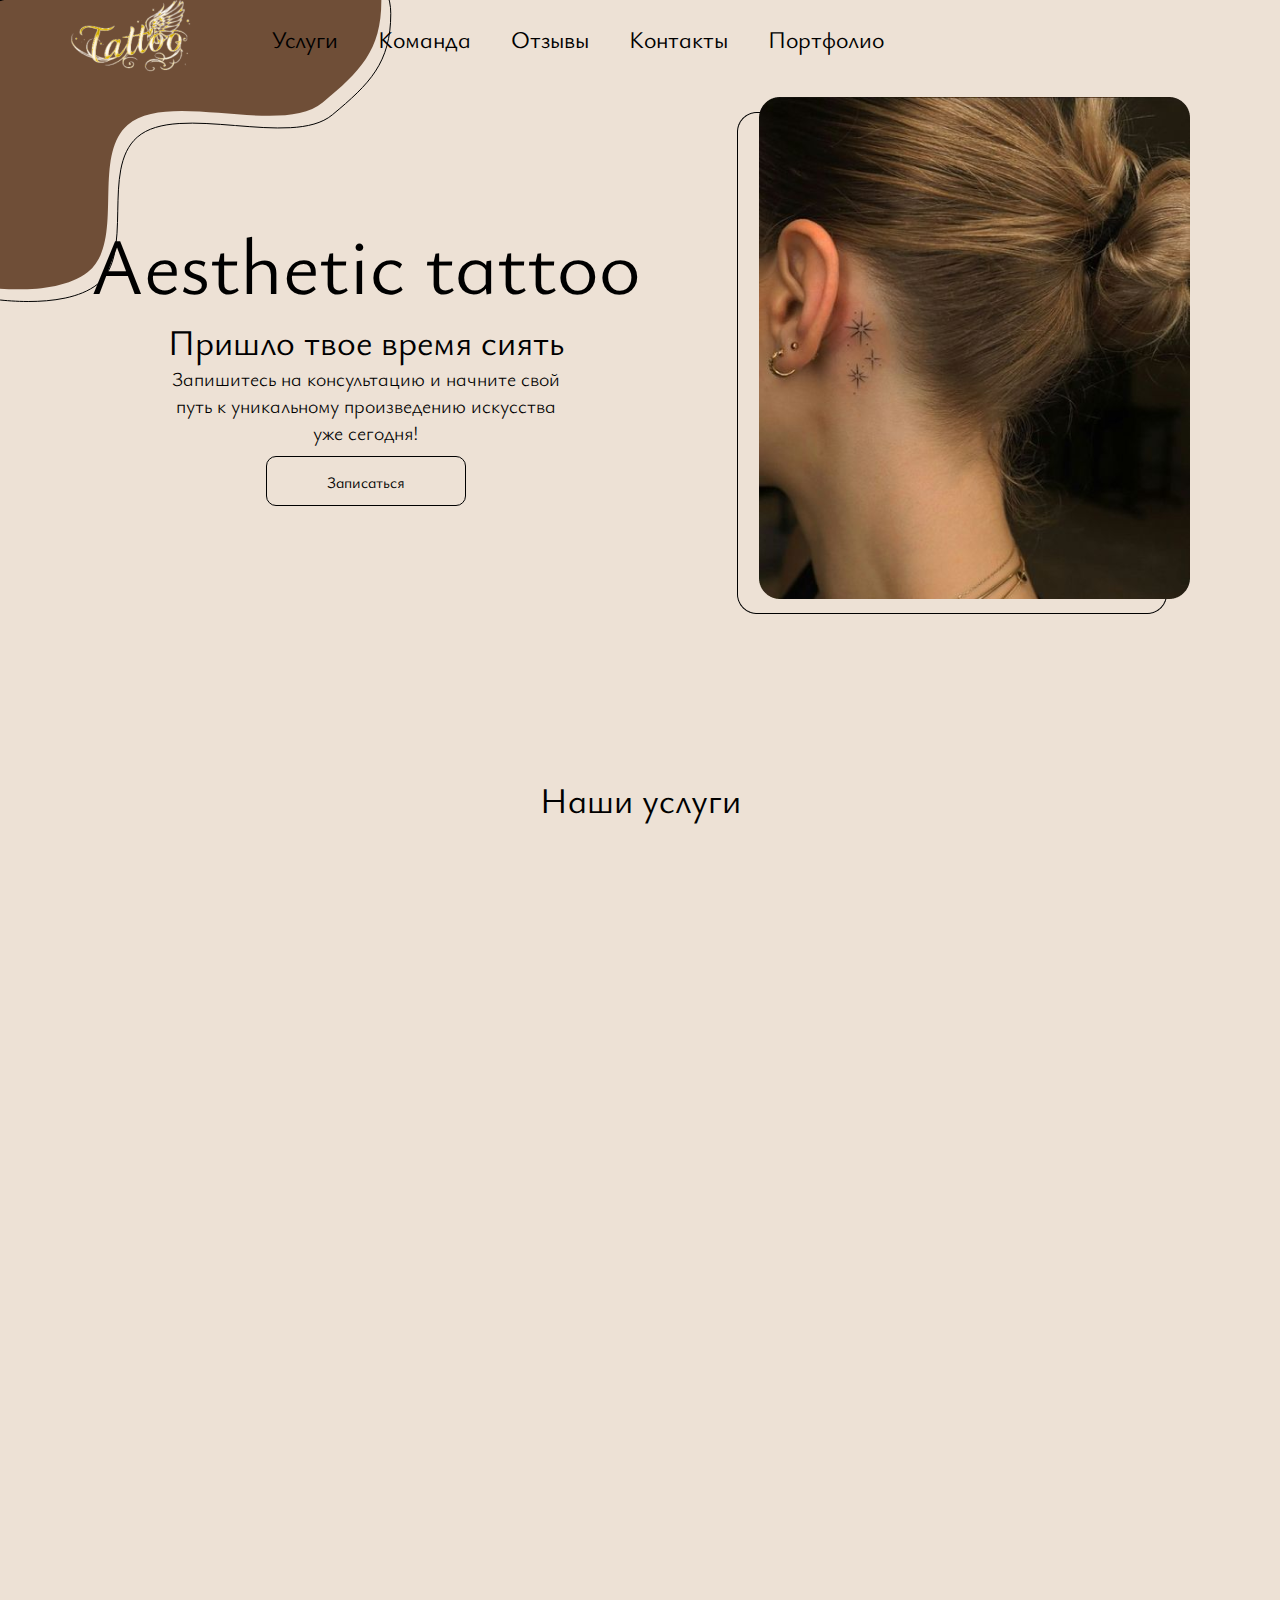
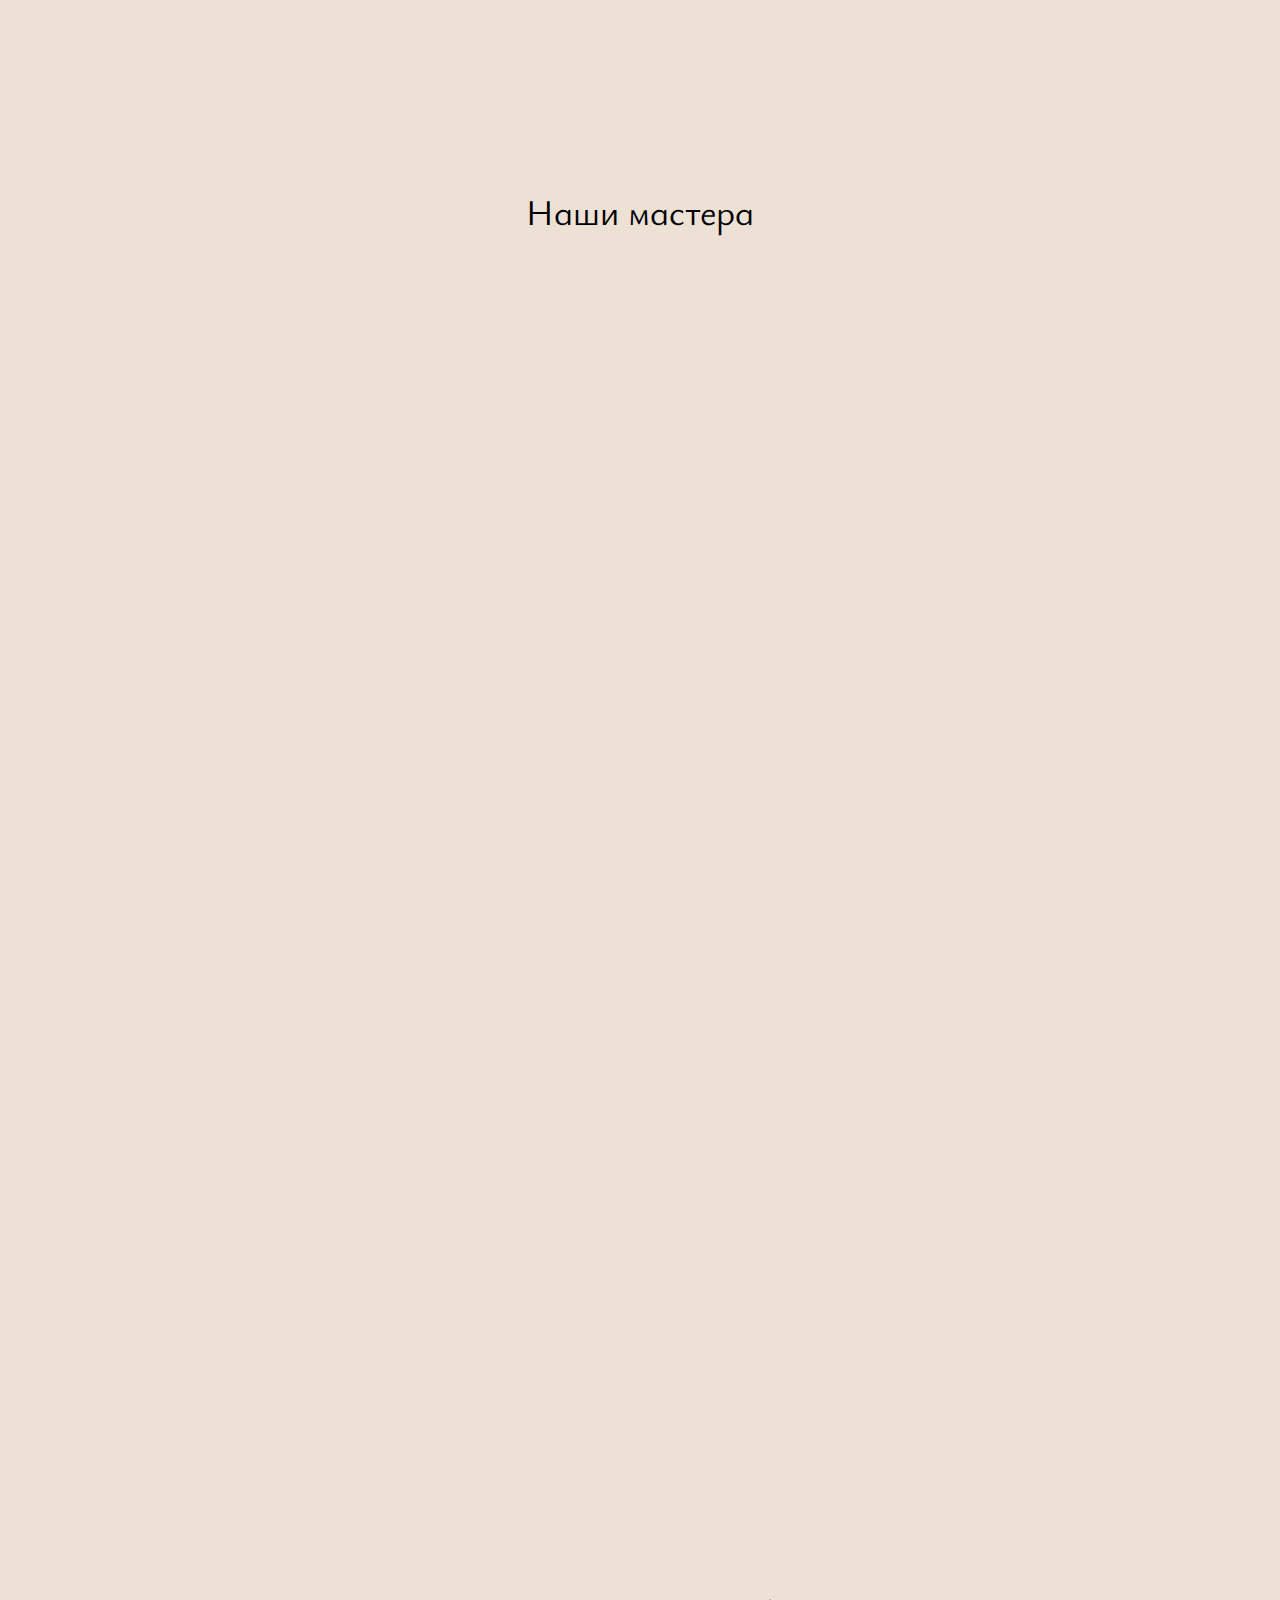
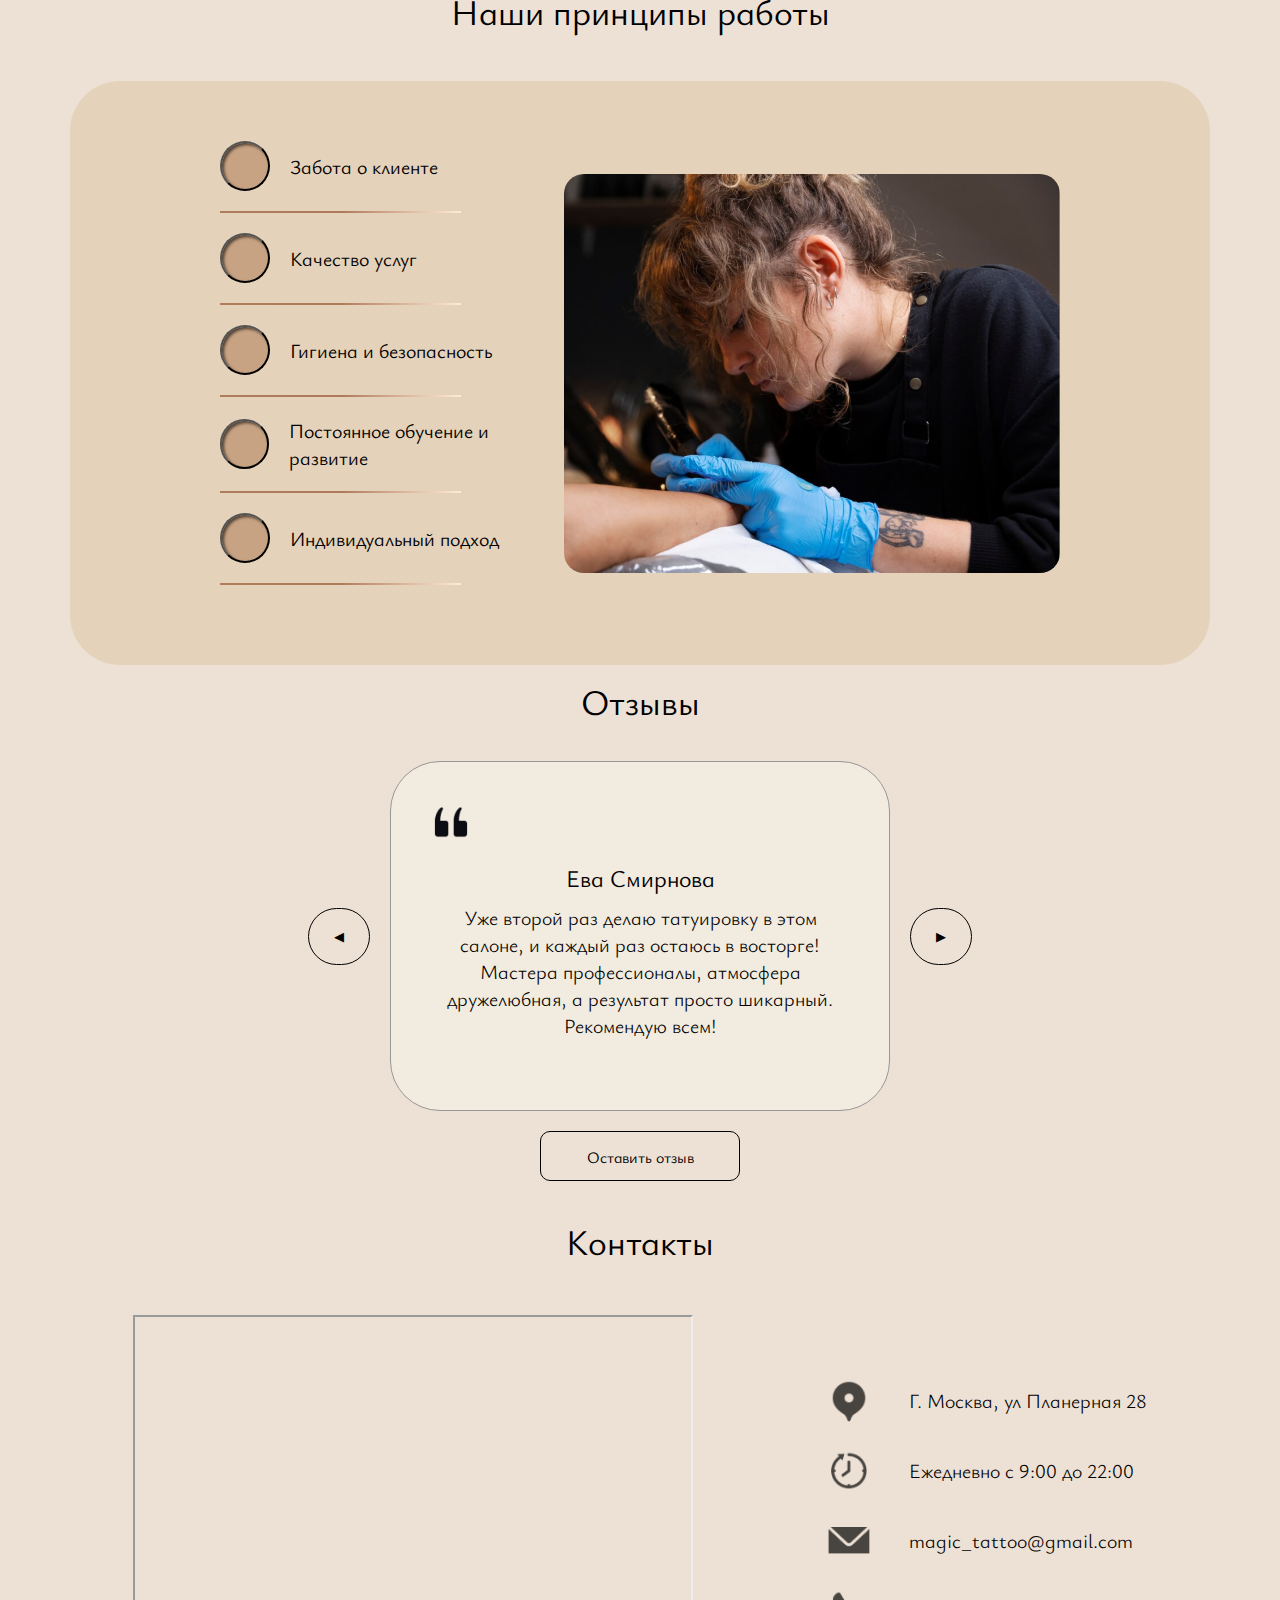
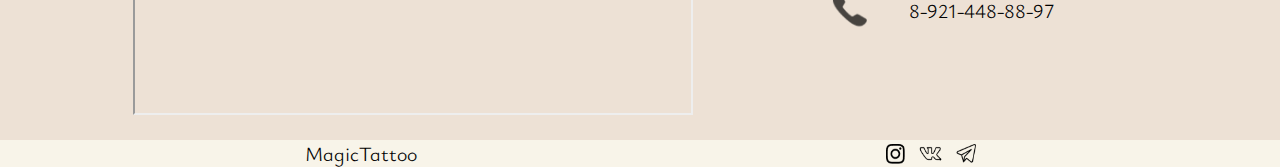
<file: index.html>
<!DOCTYPE html>
<html lang="en">

<head>
    <meta charset="UTF-8">
    <meta name="viewport" content="width=device-width, initial-scale=1.0">
    <title>Главная</title>
    <link rel="stylesheet" href="style.css">
</head>

<body>

    <section id="cover">
        <div class="detail_img">
            <img src="./images/detail.svg" alt="detail">
        </div>
        <div class="container">
            <header>
                <div class="burger">
                    <div class="logo">
                        <img src="./images/logo.png" alt="logotip">
                    </div>
                    <button class="burger-menu" onclick="toggleMenu()">☰</button>
                </div>

                <!-- Панель бургер-меню -->
                <div class="sidebar" id="sidebar">
                    <button class="close-button" onclick="toggleMenu()">✕</button>
                    <ul class="sidebar-menu">
                        <li><a href="#our_services">Услуги</a></li>
                        <li><a href="#our_masters">Команда</a></li>
                        <li><a href="#reviews">Отзывы</a></li>
                        <li><a href="#contacts">Контакты</a></li>
                        <li><a href="portfolio.html">Портфолио</a></li>
                    </ul>

                    <div class="sidebar-chat">
                        <div class="chat-header">Чат с нами</div>
                        <div class="chat-messages">
                            <p>Здравствуйте! Чем могу помочь?</p>
                        </div>
                        <input type="text" class="chat-input" placeholder="Ваш вопрос...">
                    </div>
                    <div class="sidebar-contacts">
                        <p>Телефон: 8-921-448-88-97</p>
                    </div>
                    <a href="registration.html" class="button sidebar-button">Записаться</a>

                    <div class="sidebar-footer">
                        <img src="./images/Group 26.png" alt="footer-icons">
                    </div>
                </div>
                <nav class="desktop-nav">
                    <ul>
                        <li class="menu"><a href="#our_services">Услуги</a></li>
                        <li class="menu"><a href="#our_masters">Команда</a></li>
                        <li class="menu"><a href="#reviews">Отзывы</a></li>
                        <li class="menu"><a href="#contacts">Контакты</a></li>
                        <li class="menu"><a href="portfolio.html">Портфолио</a></li>
                    </ul>
                </nav>

            </header>



            <div class="cover">
                <div class="coverDescription">
                    <div class="text-content">
                        <h1>Aesthetic tattoo</h1>
                        <h2>Пришло твое время сиять</h2>
                        <p>Запишитесь на консультацию и начните свой<br>путь к уникальному произведению искусства<br>уже
                            сегодня!</p>
                        <a href="registration.html" class="button">Записаться</a>
                    </div>
                    <div class="desktop_cover_image">
                        <img src="./images/foto1.png" alt="cover_foto">
                    </div>
                </div>
            </div>
        </div>
    </section>



    <section id="our_services">
        <div class="container">
            <div class="services">
                <h3>Наши услуги</h3>
                <div class="row">
                    <div class="service-item fade-in">
                        <img src="./images/about_1.png" alt="">
                        <hr class="divider1">
                        <p>Пирсинг</p>
                        <a href="more_detail4.html" class="button">Подробнее</a>
                    </div>
                    <div class="service-item fade-in">
                        <img src="./images/about_2.png" alt="">
                        <hr class="divider1">
                        <p>Снятие татуировки</p>
                        <a href="more_detail2.html" class="button">Подробнее</a>
                    </div>
                    <div class="service-item fade-in">
                        <img src="./images/about_3.png" alt="">
                        <hr class="divider1">
                        <p>Нанесение татуировки</p>
                        <a href="more_detail3.html" class="button">Подробнее</a>
                    </div>
                </div>
                <div class="row">
                    <div class="service-item fade-in">
                        <img src="./images/about_1.png" alt="">
                        <hr class="divider1">
                        <p>Консультация</p>
                        <a href="more_details.html" class="button">Подробнее</a>
                    </div>
                    <div class="service-item fade-in">
                        <img src="./images/about_2.png" alt="">
                        <hr class="divider1">
                        <p>Коррекция татуировки</p>
                        <a href="more_detail5.html" class="button">Подробнее</a>
                    </div>
                    <div class="service-item fade-in">
                        <img src="./images/about_3.png" alt="">
                        <hr class="divider1">
                        <p>Разработка эскизов</p>
                        <a href="more_detail6.html" class="button">Подробнее</a>
                    </div>
                </div>
            </div>
        </div>
    </section>

    <section id="our_masters">
        <div class="container">
            <h3>Наши мастера</h3>
            <div class="masters">
                <div class="master_1 fade-in">
                    <img src="./images/masters.png" alt="master1" class="master-image1">
                    <div class="master-info">
                        <h4>Марина Петрова</h4>
                        <h5>Тату-мастер</h5>
                        <p>Меня зовут Марина, и я профессиональный<br> тату мастер. Моя страсть — создавать<br>
                            уникальные и
                            значимые произведения<br> искусства на коже, которые отражают<br> индивидуальность каждого
                            клиента.
                        </p>
                        <a href="portfolio.html#portfolio_maria" class="button">Портфолио</a>
                    </div>
                </div>
                <div class="master_2 fade-in">
                    <div class="master-info">
                        <h4>Катерина Иванова</h4>
                        <h5>Тату-мастер</h5>
                        <p>Привет! Я Катерина, профессиональный<br> тату мастер. Моя цель — создать для вас<br>
                            татуировку,
                            которая станет частью вашей<br> истории. Мои татуировки отличаются<br> яркими цветами и
                            детальной
                            проработкой.
                        </p>
                        <a href="portfolio.html#portfolio_katerina" class="button">Портфолио</a>
                    </div>
                    <img src="./images/masters.png" alt="master1" class="master-image2">
                </div>
                <div class="master_1 fade-in">
                    <img src="./images/masters.png" alt="master1" class="master-image1">
                    <div class="master-info">
                        <h4>София Кузнецова</h4>
                        <h5>Пирсер</h5>
                        <p>Я София, мастер пирсинга.<br>Мой опыт — это гарантия качественного<br> и безопасного
                            пирсинга. Я
                            работаю в<br> различных стилях и всегда учитываю<br> пожелания клиентов.
                        </p>
                        <a href="portfolio.html#portfolio_sofia" class="button">Портфолио</a>
                    </div>
                </div>
            </div>
        </div>
    </section>

    <section id="work">
        <div class="container">
            <div class="title">
                <h3>Наши принципы работы</h3>
            </div>
            <div class="work_cont">
                <div class="work-content">
                    <div class="button-container">
                        <button class="btn btn-primary dropdown-button" onclick="toggleDropdown('content1')"></button>
                        <span class="button-text">Забота о клиенте</span>
                    </div>
                    <div id="content1" class="dropdown-content">
                        <p>В нашем тату-салоне мы придаем большое значение заботе о каждом клиенте. Мы понимаем, что
                            процесс нанесения татуировки может вызывать волнение, поэтому наши мастера всегда готовы
                            ответить на ваши вопросы и предложить индивидуальный подход.</p>
                    </div>
                    <hr class="divider">
                    <div class="button-container">
                        <button class="btn btn-primary dropdown-button" onclick="toggleDropdown('content2')"></button>
                        <span class="button-text">Качество услуг</span>
                    </div>
                    <div id="content2" class="dropdown-content">
                        <p>Наши мастера — это опытные профессионалы, которые используют только современные техники и
                            оборудование. Каждая татуировка создается с учетом ваших пожеланий и индивидуальных
                            особенностей.</p>
                    </div>
                    <hr class="divider">
                    <div class="button-container">
                        <button class="btn btn-primary dropdown-button" onclick="toggleDropdown('content3')"></button>
                        <span class="button-text">Гигиена и безопасность</span>
                    </div>
                    <div id="content3" class="dropdown-content">
                        <p>Мы строго соблюдаем все нормы стерильности: используем одноразовые инструменты, дезинфицируем
                            рабочие поверхности и следим за чистотой помещения.</p>
                    </div>
                    <hr class="divider">
                    <div class="button-container">
                        <button class="btn btn-primary dropdown-button" onclick="toggleDropdown('content4')"></button>
                        <span class="button-text">Постоянное обучение и развитие</span>
                    </div>
                    <div id="content4" class="dropdown-content">
                        <p>Регулярные тренинги и мастер-классы помогают нам быть в курсе последних тенденций в мире
                            татуировок и обеспечивать нашим клиентам самые актуальные и качественные услуги. Мы
                            стремимся к совершенству в каждой детали.</p>
                    </div>
                    <hr class="divider">
                    <div class="button-container">
                        <button class="btn btn-primary dropdown-button" onclick="toggleDropdown('content5')"></button>
                        <span class="button-text">Индивидуальный подход</span>
                    </div>
                    <div id="content5" class="dropdown-content">
                        <p>Мы учитываем ваши предпочтения, стиль жизни и личные пожелания, чтобы создать татуировку,
                            которая будет отражать вашу индивидуальность.</p>
                    </div>
                    <hr class="divider">
                </div>
                <img src="./images/work.png" alt="" class="work-image">
            </div>
        </div>
    </section>






    <section id="reviews">
        <div class="container">
            <h3>Отзывы</h3>

            <div class="reviews-container">

                <button class="nav-button" id="prevButton">◀</button>

                <div class="review" id="review1">
                    <div class="review-content">
                        <img src="./images/Quote Left.png" alt="">
                        <h6>Ева Смирнова</h6>
                        <p>Уже второй раз делаю татуировку в этом салоне, и каждый раз остаюсь в восторге! Мастера
                            профессионалы, атмосфера дружелюбная, а результат просто шикарный. Рекомендую всем!</p>
                    </div>
                </div>

                <div class="review" id="review2" style="display: none;">
                    <div class="review-content">
                        <img src="./images/Quote Left.png" alt="">
                        <h6>Ксения Ваниловна</h6>
                        <p>Сделала пирсинг уха и осталась очень довольна! Мастер был внимателен и аккуратен, всё
                            объяснил и
                            помог выбрать украшение. Обязательно вернусь за новой татуировкой!</p>
                    </div>
                </div>

                <div class="review" id="review3" style="display: none;">
                    <div class="review-content">
                        <img src="./images/Quote Left.png" alt="">
                        <h6>Анастасия Кузнецова</h6>
                        <p>Тату-салон с отличной репутацией! Здесь работают настоящие художники. Я пришёл с идеей, и они
                            помогли её реализовать на высшем уровне. Очень рекомендую!</p>
                    </div>
                </div>

                <div class="review" id="review4" style="display: none;">
                    <div class="review-content">
                        <img src="./images/Quote Left.png" alt="">
                        <h6>Дарья Соколова</h6>
                        <p>Пирсинг в этом салоне — это не просто процедура, а целый ритуал! Внимательное отношение и
                            профессионализм мастеров сделали мой опыт комфортным и приятным. Спасибо за классный
                            результат!
                        </p>
                    </div>
                </div>
                <button class="nav-button" id="nextButton">▶</button>
            </div>

            <div class="leave-review-container">
                <a href="reviews_2.html" class="button">Оставить отзыв</a>
            </div>
        </div>
    </section>






    <section id="contacts">

        <div class="container">
            <h3>Контакты</h3>
            <div class="contacts_all">
                <div style="position:relative;overflow:hidden;"><a
                        href="https://yandex.ru/maps/213/moscow/?utm_medium=mapframe&utm_source=maps"
                        style="color:#eee;font-size:12px;position:absolute;top:0px;"></a><a
                        href="https://yandex.ru/maps/213/moscow/house/planernaya_ulitsa_12/Z04YcgRnS0IGQFtvfXR3cXlgYA==/?ll=37.437340%2C55.860565&utm_medium=mapframe&utm_source=maps&z=18.15"
                        style="color:#eee;font-size:12px;position:absolute;top:14px;">
                    </a><iframe
                        src="https://yandex.ru/map-widget/v1/?ll=37.437340%2C55.860565&mode=search&ol=geo&ouri=ymapsbm1%3A%2F%2Fgeo%3Fdata%3DCgg1Njc4ODU4MBI90KDQvtGB0YHQuNGPLCDQnNC-0YHQutCy0LAsINCf0LvQsNC90LXRgNC90LDRjyDRg9C70LjRhtCwLCAxMiIKDcS_FUIVMHFfQg%2C%2C&z=18.15"
                        width="560" height="400" frameborder="1" allowfullscreen="true"
                        style="position:relative;"></iframe>
                </div>

                <div class="contacts_description">
                    <div class="contact_item">
                        <img src="./images/Location.png" alt="">
                        <p>Г. Москва, ул Планерная 28</p>
                    </div>
                    <div class="contact_item">
                        <img src="./images/Future.png" alt="">
                        <p>Ежедневно с 9:00 до 22:00</p>
                    </div>
                    <div class="contact_item">
                        <img src="./images/Email.png" alt="">
                        <p>magic_tattoo@gmail.com</p>
                    </div>
                    <div class="contact_item">
                        <img src="./images/Phone.png" alt="">
                        <p>8-921-448-88-97</p>
                    </div>
                </div>

            </div>
        </div>
    </section>


    <section id="footer">
        <footer>
            <div class="container">
                <div class="footer_desc">
                    <p>MagicTattoo</p>
                    <img src="./images/Group 26.png" alt="">

                </div>

            </div>



        </footer>
    </section>

    <script>
        document.addEventListener("DOMContentLoaded", function () {
            const fadeElements = document.querySelectorAll('.fade-in');

            function checkFade() {
                fadeElements.forEach(element => {
                    const elementTop = element.getBoundingClientRect().top;
                    const windowHeight = window.innerHeight;

                    if (elementTop < windowHeight - 100) {
                        element.classList.add('active');
                    } else {
                        element.classList.remove('active');
                    }
                });
            }

            window.addEventListener('scroll', checkFade);
            window.addEventListener('resize', checkFade);

            checkFade();
        });

    </script>
    <script>
        function toggleMenu() {
            const sidebar = document.getElementById('sidebar');
            sidebar.classList.toggle('active');
        }
    </script>

    <script>
        function toggleMenu() {
            const menu = document.getElementById('mobileMenu');
            menu.classList.toggle('active');
        }
        document.addEventListener('click', function (event) {
            const sidebar = document.getElementById('sidebar');
            const burgerMenu = document.querySelector('.burger-menu');

            if (!sidebar.contains(event.target) && !burgerMenu.contains(event.target)) {
                sidebar.classList.remove('active');
            }
        });
    </script>


    <script>
        function toggleDropdown(id) {
            const content = document.getElementById(id);
            if (content.style.display === "block") {
                content.style.display = "none";
            } else {
                content.style.display = "block";
            }
        }
    </script>




    <script>
        let currentReview = 0;
        const reviews = document.querySelectorAll('.review');

        function updateReviews() {
            reviews.forEach(review => {
                review.style.display = 'none';
            });

            reviews[currentReview].style.display = 'block';
        }

        document.getElementById('prevButton').addEventListener('click', () => {
            if (currentReview > 0) {
                currentReview--;
                updateReviews();
            }
        });

        document.getElementById('nextButton').addEventListener('click', () => {
            if (currentReview < reviews.length - 1) {
                currentReview++;
                updateReviews();
            }
        });

        updateReviews();
    </script>
    <script>
        function toggleMenu() {
            const sidebar = document.getElementById('sidebar');
            sidebar.classList.toggle('active');
        }
    </script>
    <script>
        const chatInput = document.querySelector('.chat-input');
        const chatMessages = document.querySelector('.chat-messages');

        chatInput.addEventListener('keypress', (e) => {
            if (e.key === 'Enter') {
                const userMessage = chatInput.value;
                chatMessages.innerHTML += `<p><strong>Вы:</strong> ${userMessage}</p>`;
                chatInput.value = '';

                // Ответ от бота
                setTimeout(() => {
                    chatMessages.innerHTML += `<p><strong>Бот:</strong> Спасибо за вопрос! Мы скоро ответим.</p>`;
                }, 1000);
            }
        });
    </script>
</body>
</body>

</html>
</file>
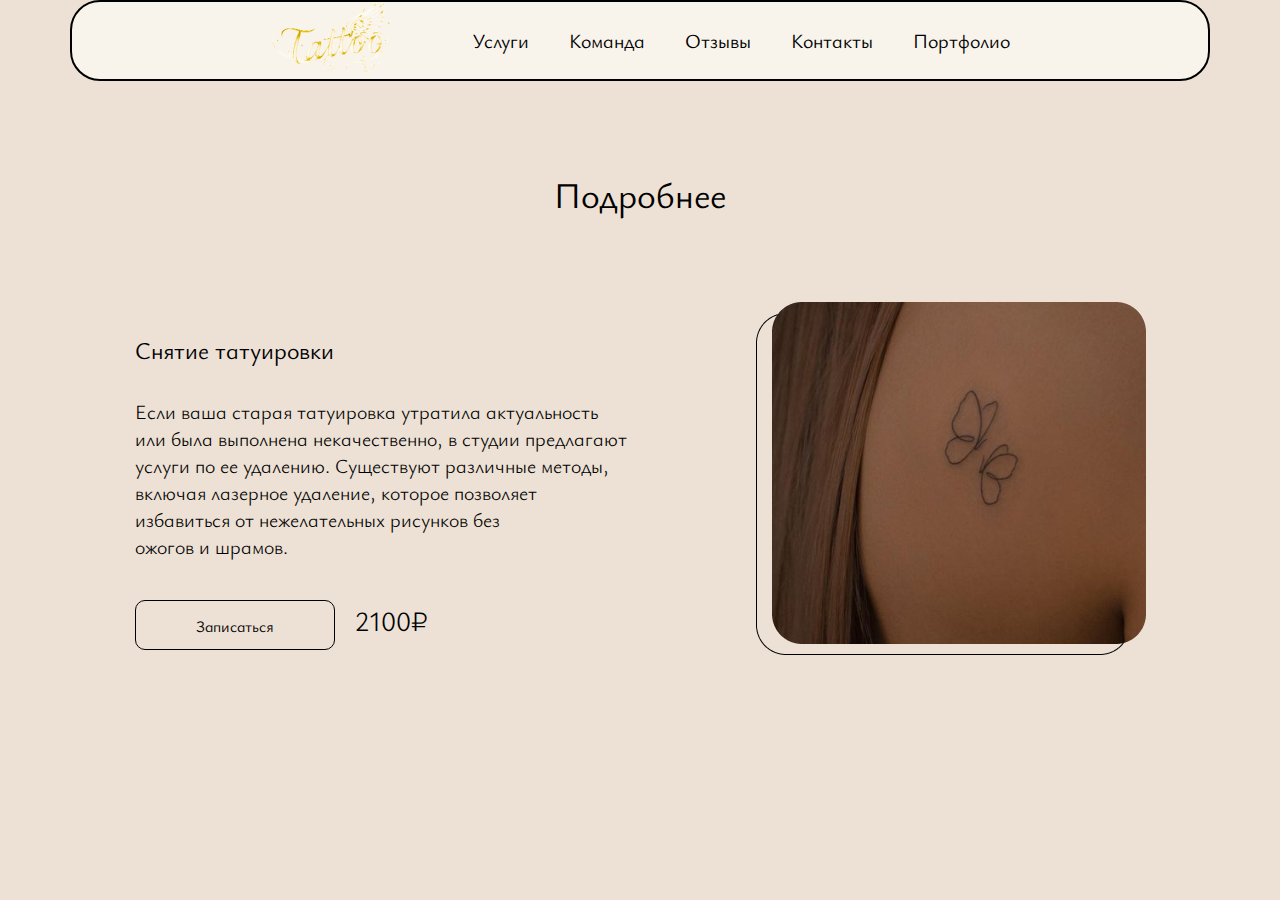
<file: more_detail2.html>
<!DOCTYPE html>
<html lang="en">

<head>
    <meta charset="UTF-8">
    <meta name="viewport" content="width=device-width, initial-scale=1.0">
    <title>Document</title>
    <link rel="stylesheet" href="style.css">

</head>

<body>
    <section id="registration">
        <div class="container">
            <header>
                <div class="burger">
                    <div class="logo">
                        <img src="./images/logo.png" alt="logotip">
                    </div>
                    <button class="burger-menu" onclick="toggleMenu()">☰</button>
                </div>

                <!-- Панель бургер-меню -->
                <div class="sidebar" id="sidebar">
                    <button class="close-button" onclick="toggleMenu()">✕</button>
                    <ul class="sidebar-menu">
                        <li><a href="index.html#our_services">Услуги</a></li>
                            <li><a href="index.html#our_masters">Команда</a></li>
                            <li><a href="index.html#reviews">Отзывы</a></li>
                            <li><a href="index.html#contacts">Контакты</a></li>
                            <li><a href="index.htmlportfolio.html">Портфолио</a></li>
                    </ul>

                    <div class="sidebar-chat">
                        <div class="chat-header">Чат с нами</div>
                        <div class="chat-messages">
                            <p>Здравствуйте! Чем могу помочь?</p>
                        </div>
                        <input type="text" class="chat-input" placeholder="Ваш вопрос...">
                    </div>
                    <div class="sidebar-contacts">
                        <p>Телефон: 8-921-448-88-97</p>
                    </div>
                    <a href="registration.html" class="button sidebar-button">Записаться</a>

                    <div class="sidebar-footer">
                        <img src="./images/Group 26.png" alt="footer-icons">
                    </div>
                </div>
                <nav class="desktop-nav">
                    <ul>
                        <li><a href="index.html#our_services">Услуги</a></li>
                            <li><a href="index.html#our_masters">Команда</a></li>
                            <li><a href="index.html#reviews">Отзывы</a></li>
                            <li><a href="index.html#contacts">Контакты</a></li>
                            <li><a href="index.htmlportfolio.html">Портфолио</a></li>
                    </ul>
                </nav>

            </header>
            <script>
                function toggleMenu() {
                    const menu = document.getElementById('mobileMenu');
                    menu.classList.toggle('active');
                }
            </script>
        </div>
    </section>

    <section class="more_details">
        <div class="more">
            <div class="container">
                <h6>Подробнее</h6>

                <div class="content">
                    <img src="./images/more.png" alt="" class="mobile_img_more">
                    <div class="text">
                        <h4>Снятие татуировки</h4>
                        <p>Если ваша старая татуировка утратила актуальность<br> или была выполнена некачественно, в
                            студии
                            предлагают<br> услуги по ее удалению. Существуют различные методы,<br> включая лазерное
                            удаление,
                            которое позволяет<br> избавиться от нежелательных рисунков без<br> ожогов и шрамов.</p>
                        <div class="price_button">
                            <a href="registration.html" class="button">Записаться</a>
                            <p>2100₽</p>
                        </div>

                    </div>
                    <img src="./images/more.png" alt="" class="desktop_img_more">

                </div>


            </div>
        </div>
    </section>

    <script>
        function toggleMenu() {
            const sidebar = document.getElementById('sidebar');
            sidebar.classList.toggle('active');
        }
    </script>

    <script>
        function toggleMenu() {
            const menu = document.getElementById('mobileMenu');
            menu.classList.toggle('active');
        }
        document.addEventListener('click', function (event) {
            const sidebar = document.getElementById('sidebar');
            const burgerMenu = document.querySelector('.burger-menu');

            if (!sidebar.contains(event.target) && !burgerMenu.contains(event.target)) {
                sidebar.classList.remove('active');
            }
        });
    </script>


    <script>
        function toggleDropdown(id) {
            const content = document.getElementById(id);
            if (content.style.display === "block") {
                content.style.display = "none";
            } else {
                content.style.display = "block";
            }
        }
    </script>
       <script>
        function toggleMenu() {
            const sidebar = document.getElementById('sidebar');
            sidebar.classList.toggle('active');
        }
    </script>
    <script>
        const chatInput = document.querySelector('.chat-input');
        const chatMessages = document.querySelector('.chat-messages');

        chatInput.addEventListener('keypress', (e) => {
            if (e.key === 'Enter') {
                const userMessage = chatInput.value;
                chatMessages.innerHTML += `<p><strong>Вы:</strong> ${userMessage}</p>`;
                chatInput.value = '';

                setTimeout(() => {
                    chatMessages.innerHTML += `<p><strong>Бот:</strong> Спасибо за вопрос! Мы скоро ответим.</p>`;
                }, 1000);
            }
        });
    </script>
</body>

</html>
</file>
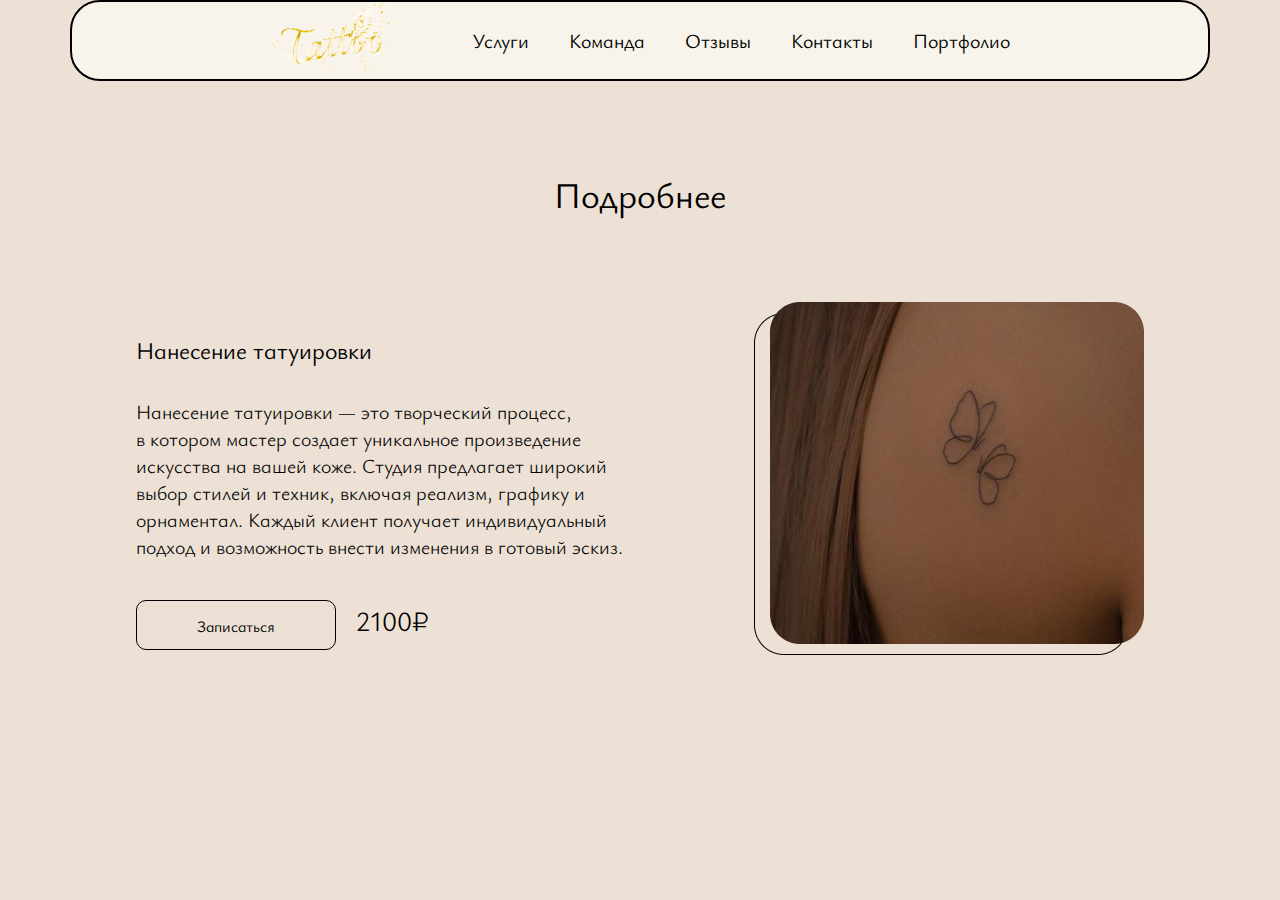
<file: more_detail3.html>
<!DOCTYPE html>
<html lang="en">

<head>
    <meta charset="UTF-8">
    <meta name="viewport" content="width=device-width, initial-scale=1.0">
    <title>Document</title>
    <link rel="stylesheet" href="style.css">

</head>

<body>
    <section id="registration">
        <div class="container">
            <header>
                <div class="burger">
                    <div class="logo">
                        <img src="./images/logo.png" alt="logotip">
                    </div>
                    <button class="burger-menu" onclick="toggleMenu()">☰</button>
                </div>

                <!-- Панель бургер-меню -->
                <div class="sidebar" id="sidebar">
                    <button class="close-button" onclick="toggleMenu()">✕</button>
                    <ul class="sidebar-menu">
                        <li><a href="index.html#our_services">Услуги</a></li>
                            <li><a href="index.html#our_masters">Команда</a></li>
                            <li><a href="index.html#reviews">Отзывы</a></li>
                            <li><a href="index.html#contacts">Контакты</a></li>
                            <li><a href="index.htmlportfolio.html">Портфолио</a></li>
                    </ul>

                    <div class="sidebar-chat">
                        <div class="chat-header">Чат с нами</div>
                        <div class="chat-messages">
                            <p>Здравствуйте! Чем могу помочь?</p>
                        </div>
                        <input type="text" class="chat-input" placeholder="Ваш вопрос...">
                    </div>
                    <div class="sidebar-contacts">
                        <p>Телефон: 8-921-448-88-97</p>
                    </div>
                    <a href="registration.html" class="button sidebar-button">Записаться</a>

                    <div class="sidebar-footer">
                        <img src="./images/Group 26.png" alt="footer-icons">
                    </div>
                </div>
                <nav class="desktop-nav">
                    <ul>
                        <li><a href="index.html#our_services">Услуги</a></li>
                        <li><a href="index.html#our_masters">Команда</a></li>
                        <li><a href="index.html#reviews">Отзывы</a></li>
                        <li><a href="index.html#contacts">Контакты</a></li>
                        <li><a href="index.htmlportfolio.html">Портфолио</a></li>
                    </ul>
                </nav>

            </header>

            <script>
                function toggleMenu() {
                    const menu = document.getElementById('mobileMenu');
                    menu.classList.toggle('active');
                }
            </script>
        </div>
    </section>

    <section class="more_details">
        <div class="more">
            <div class="container">
                <h6>Подробнее</h6>

                <div class="content">
                    <img src="./images/more.png" alt="" class="mobile_img_more">
                    <div class="text">
                        <h4>Нанесение татуировки</h4>
                        <p>Нанесение татуировки — это творческий процесс,<br> в котором мастер создает уникальное
                            произведение<br> искусства на вашей коже. Студия предлагает широкий<br> выбор стилей и
                            техник,
                            включая реализм, графику и<br> орнаментал. Каждый клиент получает индивидуальный<br> подход
                            и
                            возможность внести изменения в готовый эскиз.</p>

                        <div class="price_button">
                            <a href="registration.html" class="button">Записаться</a>
                            <p>2100₽</p>
                        </div>

                    </div>

                    <img src="./images/more.png" alt="" class="desktop_img_more">
                </div>


            </div>
        </div>
    </section>

    <script>
        function toggleMenu() {
            const sidebar = document.getElementById('sidebar');
            sidebar.classList.toggle('active');
        }
    </script>

    <script>
        function toggleMenu() {
            const menu = document.getElementById('mobileMenu');
            menu.classList.toggle('active');
        }
        document.addEventListener('click', function (event) {
            const sidebar = document.getElementById('sidebar');
            const burgerMenu = document.querySelector('.burger-menu');

            if (!sidebar.contains(event.target) && !burgerMenu.contains(event.target)) {
                sidebar.classList.remove('active');
            }
        });
    </script>


    <script>
        function toggleDropdown(id) {
            const content = document.getElementById(id);
            if (content.style.display === "block") {
                content.style.display = "none";
            } else {
                content.style.display = "block";
            }
        }
    </script>
    <script>
        function toggleMenu() {
            const sidebar = document.getElementById('sidebar');
            sidebar.classList.toggle('active');
        }
    </script>
    <script>
        const chatInput = document.querySelector('.chat-input');
        const chatMessages = document.querySelector('.chat-messages');

        chatInput.addEventListener('keypress', (e) => {
            if (e.key === 'Enter') {
                const userMessage = chatInput.value;
                chatMessages.innerHTML += `<p><strong>Вы:</strong> ${userMessage}</p>`;
                chatInput.value = '';

                // Ответ от бота
                setTimeout(() => {
                    chatMessages.innerHTML += `<p><strong>Бот:</strong> Спасибо за вопрос! Мы скоро ответим.</p>`;
                }, 1000);
            }
        });
    </script>
</body>

</html>
</file>
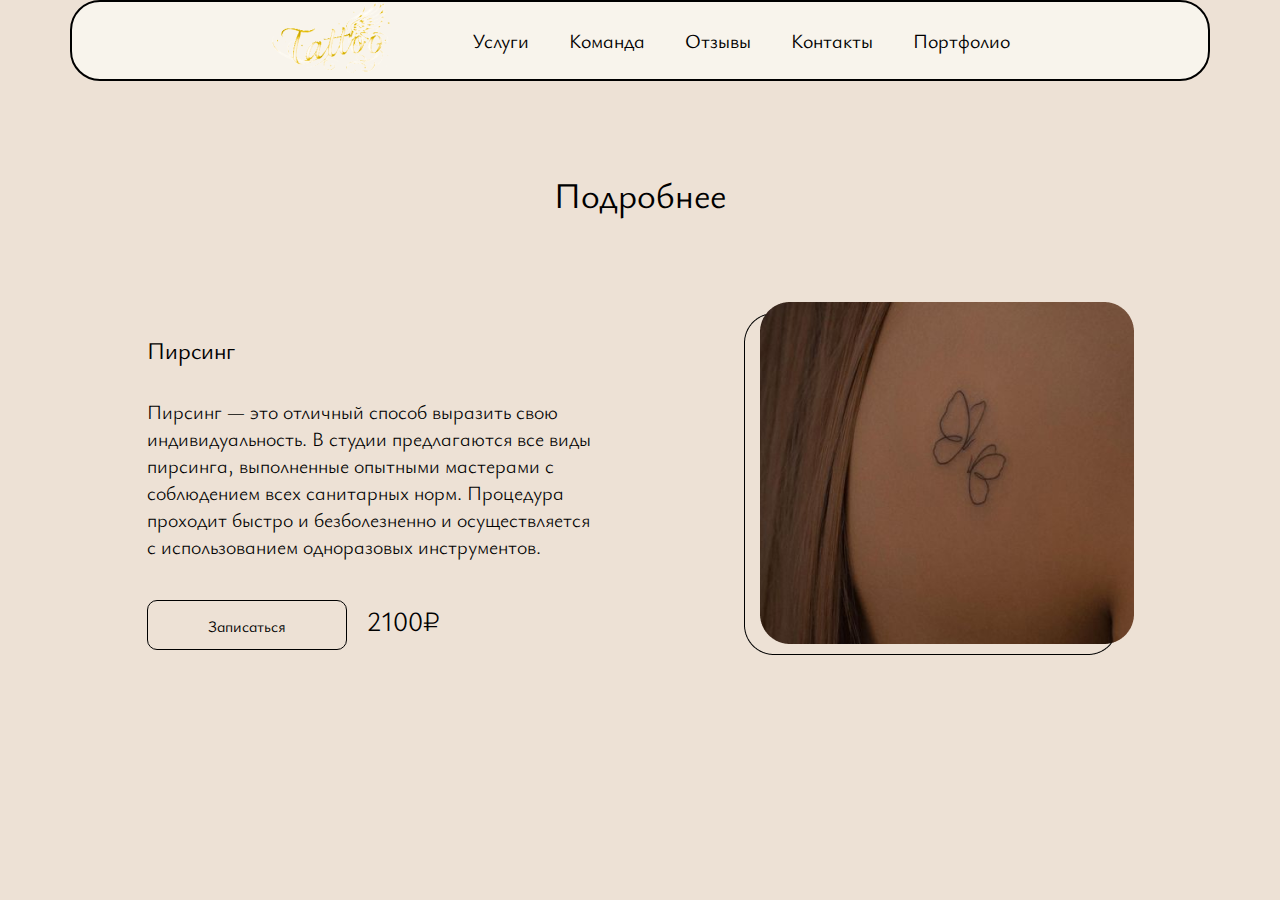
<file: more_detail4.html>
<!DOCTYPE html>
<html lang="en">

<head>
    <meta charset="UTF-8">
    <meta name="viewport" content="width=device-width, initial-scale=1.0">
    <title>Document</title>
    <link rel="stylesheet" href="style.css">

</head>

<body>
    <section id="registration">
        <div class="container">
            <header>
                <div class="burger">
                    <div class="logo">
                        <img src="./images/logo.png" alt="logotip">
                    </div>
                    <button class="burger-menu" onclick="toggleMenu()">☰</button>
                </div>

                <!-- Панель бургер-меню -->
                <div class="sidebar" id="sidebar">
                    <button class="close-button" onclick="toggleMenu()">✕</button>
                    <ul class="sidebar-menu">
                        <li><a href="index.html#our_services">Услуги</a></li>
                        <li><a href="index.html#our_masters">Команда</a></li>
                        <li><a href="index.html#reviews">Отзывы</a></li>
                        <li><a href="index.html#contacts">Контакты</a></li>
                        <li><a href="index.htmlportfolio.html">Портфолио</a></li>
                    </ul>

                    <div class="sidebar-chat">
                        <div class="chat-header">Чат с нами</div>
                        <div class="chat-messages">
                            <p>Здравствуйте! Чем могу помочь?</p>
                        </div>
                        <input type="text" class="chat-input" placeholder="Ваш вопрос...">
                    </div>
                    <div class="sidebar-contacts">
                        <p>Телефон: 8-921-448-88-97</p>
                    </div>
                    <a href="registration.html" class="button sidebar-button">Записаться</a>

                    <div class="sidebar-footer">
                        <img src="./images/Group 26.png" alt="footer-icons">
                    </div>
                </div>
                <nav class="desktop-nav">
                    <ul>
                        <li><a href="index.html#our_services">Услуги</a></li>
                        <li><a href="index.html#our_masters">Команда</a></li>
                        <li><a href="index.html#reviews">Отзывы</a></li>
                        <li><a href="index.html#contacts">Контакты</a></li>
                        <li><a href="index.htmlportfolio.html">Портфолио</a></li>
                    </ul>
                </nav>

            </header>

            <script>
                function toggleMenu() {
                    const menu = document.getElementById('mobileMenu');
                    menu.classList.toggle('active');
                }
            </script>
        </div>
    </section>

    <section class="more_details">
        <div class="more">
            <div class="container">
                <h6>Подробнее</h6>

                <div class="content">
                    <img src="./images/more.png" alt="" class="mobile_img_more">
                    <div class="text">
                        <h4>Пирсинг</h4>
                        <p>Пирсинг — это отличный способ выразить свою<br> индивидуальность. В студии предлагаются все
                            виды<br>
                            пирсинга, выполненные опытными мастерами с <br>соблюдением всех санитарных норм.
                            Процедура<br>
                            проходит быстро и безболезненно и осуществляется <br>с использованием одноразовых
                            инструментов.</p>

                        <div class="price_button">
                            <a href="registration.html" class="button">Записаться</a>
                            <p>2100₽</p>
                        </div>

                    </div>

                    <img src="./images/more.png" alt="" class="desktop_img_more">
                </div>


            </div>
        </div>
    </section>

    <script>
        function toggleMenu() {
            const sidebar = document.getElementById('sidebar');
            sidebar.classList.toggle('active');
        }
    </script>

    <script>
        function toggleMenu() {
            const menu = document.getElementById('mobileMenu');
            menu.classList.toggle('active');
        }
        document.addEventListener('click', function (event) {
            const sidebar = document.getElementById('sidebar');
            const burgerMenu = document.querySelector('.burger-menu');

            if (!sidebar.contains(event.target) && !burgerMenu.contains(event.target)) {
                sidebar.classList.remove('active');
            }
        });
    </script>


    <script>
        function toggleDropdown(id) {
            const content = document.getElementById(id);
            if (content.style.display === "block") {
                content.style.display = "none";
            } else {
                content.style.display = "block";
            }
        }
    </script>
    <script>
        function toggleMenu() {
            const sidebar = document.getElementById('sidebar');
            sidebar.classList.toggle('active');
        }
    </script>
    <script>
        const chatInput = document.querySelector('.chat-input');
        const chatMessages = document.querySelector('.chat-messages');

        chatInput.addEventListener('keypress', (e) => {
            if (e.key === 'Enter') {
                const userMessage = chatInput.value;
                chatMessages.innerHTML += `<p><strong>Вы:</strong> ${userMessage}</p>`;
                chatInput.value = '';

                setTimeout(() => {
                    chatMessages.innerHTML += `<p><strong>Бот:</strong> Спасибо за вопрос! Мы скоро ответим.</p>`;
                }, 1000);
            }
        });
    </script>
</body>

</html>
</file>
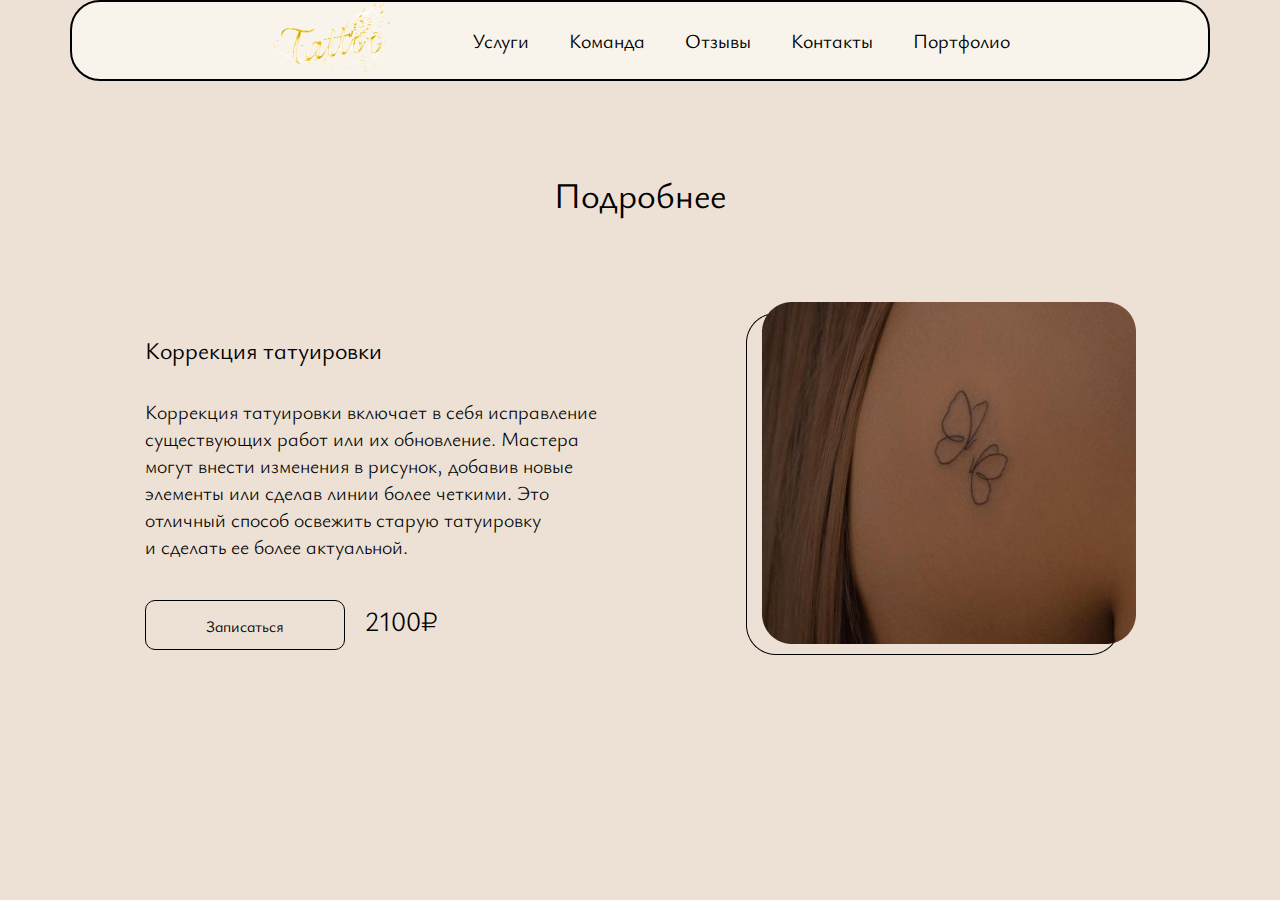
<file: more_detail5.html>
<!DOCTYPE html>
<html lang="en">

<head>
    <meta charset="UTF-8">
    <meta name="viewport" content="width=device-width, initial-scale=1.0">
    <title>Document</title>
    <link rel="stylesheet" href="style.css">

</head>

<body>
    <section id="registration">
        <div class="container">
            <header>
                <div class="burger">
                    <div class="logo">
                        <img src="./images/logo.png" alt="logotip">
                    </div>
                    <button class="burger-menu" onclick="toggleMenu()">☰</button>
                </div>

                <!-- Панель бургер-меню -->
                <div class="sidebar" id="sidebar">
                    <button class="close-button" onclick="toggleMenu()">✕</button>
                    <ul class="sidebar-menu">
                        <li><a href="index.html#our_services">Услуги</a></li>
                        <li><a href="index.html#our_masters">Команда</a></li>
                        <li><a href="index.html#reviews">Отзывы</a></li>
                        <li><a href="index.html#contacts">Контакты</a></li>
                        <li><a href="index.htmlportfolio.html">Портфолио</a></li>
                    </ul>

                    <div class="sidebar-chat">
                        <div class="chat-header">Чат с нами</div>
                        <div class="chat-messages">
                            <p>Здравствуйте! Чем могу помочь?</p>
                        </div>
                        <input type="text" class="chat-input" placeholder="Ваш вопрос...">
                    </div>
                    <div class="sidebar-contacts">
                        <p>Телефон: 8-921-448-88-97</p>
                    </div>
                    <a href="registration.html" class="button sidebar-button">Записаться</a>

                    <div class="sidebar-footer">
                        <img src="./images/Group 26.png" alt="footer-icons">
                    </div>
                </div>
                <nav class="desktop-nav">
                    <ul>
                        <li><a href="index.html#our_services">Услуги</a></li>
                        <li><a href="index.html#our_masters">Команда</a></li>
                        <li><a href="index.html#reviews">Отзывы</a></li>
                        <li><a href="index.html#contacts">Контакты</a></li>
                        <li><a href="index.htmlportfolio.html">Портфолио</a></li>
                    </ul>
                </nav>

            </header>

            <script>
                function toggleMenu() {
                    const menu = document.getElementById('mobileMenu');
                    menu.classList.toggle('active');
                }
            </script>
        </div>
    </section>

    <section class="more_details">
        <div class="more">
            <div class="container">
                <h6>Подробнее</h6>

                <div class="content">
                    <img src="./images/more.png" alt="" class="mobile_img_more">
                    <div class="text">
                        <h4>Коррекция татуировки</h4>
                        <p>Коррекция татуировки включает в себя исправление<br> существующих работ или их обновление.
                            Мастера<br> могут внести изменения в рисунок, добавив новые<br> элементы или сделав линии
                            более
                            четкими. Это <br>отличный способ освежить старую татуировку<br> и сделать ее более
                            актуальной.</p>

                        <div class="price_button">
                            <a href="registration.html" class="button">Записаться</a>
                            <p>2100₽</p>
                        </div>

                    </div>

                    <img src="./images/more.png" alt="" class="desktop_img_more">
                </div>


            </div>
        </div>
    </section>

    <script>
        function toggleMenu() {
            const sidebar = document.getElementById('sidebar');
            sidebar.classList.toggle('active');
        }
    </script>

    <script>
        function toggleMenu() {
            const menu = document.getElementById('mobileMenu');
            menu.classList.toggle('active');
        }
        document.addEventListener('click', function (event) {
            const sidebar = document.getElementById('sidebar');
            const burgerMenu = document.querySelector('.burger-menu');

            if (!sidebar.contains(event.target) && !burgerMenu.contains(event.target)) {
                sidebar.classList.remove('active');
            }
        });
    </script>


    <script>
        function toggleDropdown(id) {
            const content = document.getElementById(id);
            if (content.style.display === "block") {
                content.style.display = "none";
            } else {
                content.style.display = "block";
            }
        }
    </script>
    <script>
        function toggleMenu() {
            const sidebar = document.getElementById('sidebar');
            sidebar.classList.toggle('active');
        }
    </script>
    <script>
        const chatInput = document.querySelector('.chat-input');
        const chatMessages = document.querySelector('.chat-messages');

        chatInput.addEventListener('keypress', (e) => {
            if (e.key === 'Enter') {
                const userMessage = chatInput.value;
                chatMessages.innerHTML += `<p><strong>Вы:</strong> ${userMessage}</p>`;
                chatInput.value = '';

                // Ответ от бота
                setTimeout(() => {
                    chatMessages.innerHTML += `<p><strong>Бот:</strong> Спасибо за вопрос! Мы скоро ответим.</p>`;
                }, 1000);
            }
        });
    </script>
</body>

</html>
</file>
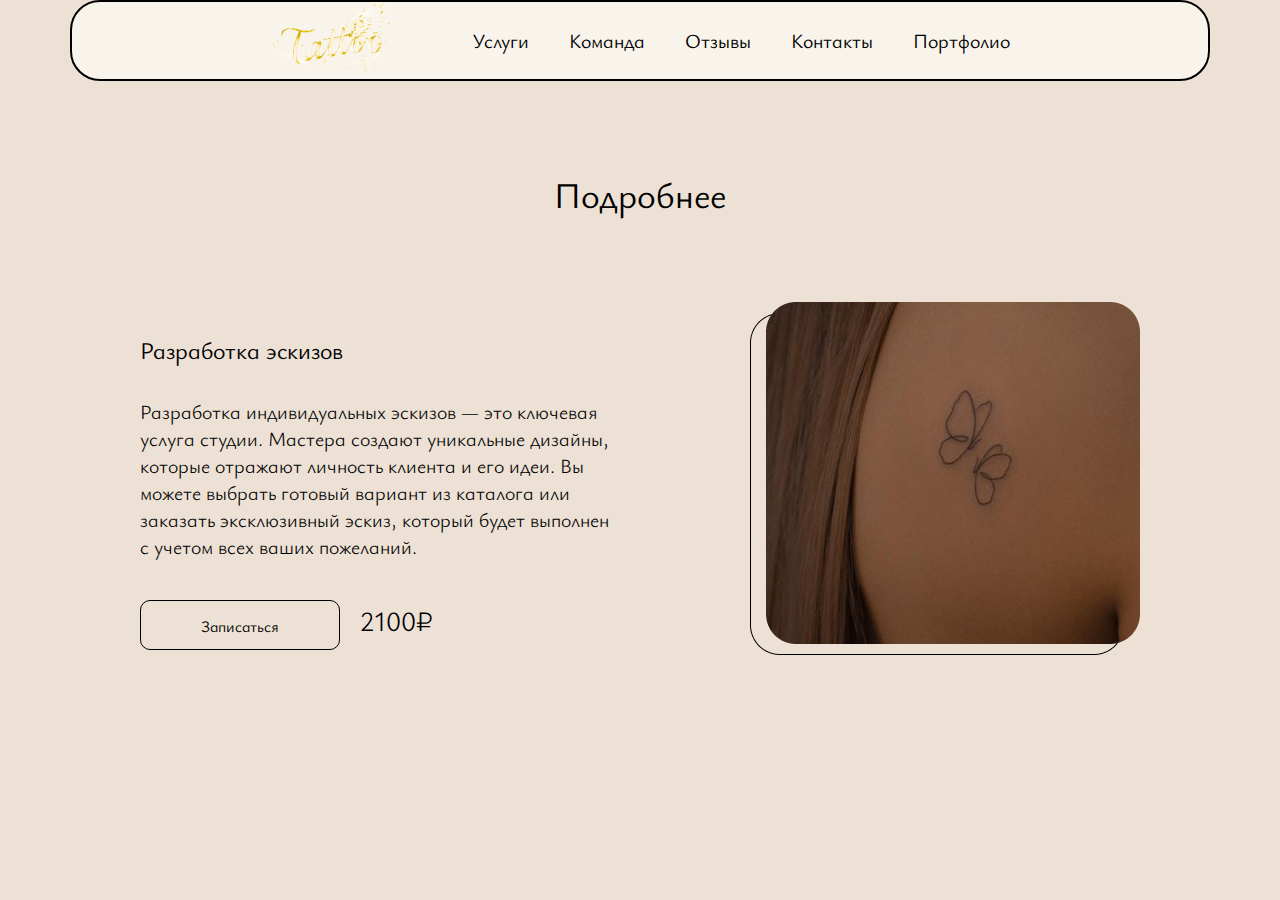
<file: more_detail6.html>
<!DOCTYPE html>
<html lang="en">

<head>
    <meta charset="UTF-8">
    <meta name="viewport" content="width=device-width, initial-scale=1.0">
    <title>Document</title>
    <link rel="stylesheet" href="style.css">

</head>

<body>
    <section id="registration">
        <div class="container">
            <header>
                <div class="burger">
                    <div class="logo">
                        <img src="./images/logo.png" alt="logotip">
                    </div>
                    <button class="burger-menu" onclick="toggleMenu()">☰</button>
                </div>

                <!-- Панель бургер-меню -->
                <div class="sidebar" id="sidebar">
                    <button class="close-button" onclick="toggleMenu()">✕</button>
                    <ul class="sidebar-menu">
                        <li><a href="index.html#our_services">Услуги</a></li>
                        <li><a href="index.html#our_masters">Команда</a></li>
                        <li><a href="index.html#reviews">Отзывы</a></li>
                        <li><a href="index.html#contacts">Контакты</a></li>
                        <li><a href="index.htmlportfolio.html">Портфолио</a></li>
                    </ul>

                    <div class="sidebar-chat">
                        <div class="chat-header">Чат с нами</div>
                        <div class="chat-messages">
                            <p>Здравствуйте! Чем могу помочь?</p>
                        </div>
                        <input type="text" class="chat-input" placeholder="Ваш вопрос...">
                    </div>
                    <div class="sidebar-contacts">
                        <p>Телефон: 8-921-448-88-97</p>
                    </div>
                    <a href="registration.html" class="button sidebar-button">Записаться</a>

                    <div class="sidebar-footer">
                        <img src="./images/Group 26.png" alt="footer-icons">
                    </div>
                </div>
                <nav class="desktop-nav">
                    <ul>
                        <li><a href="index.html#our_services">Услуги</a></li>
                        <li><a href="index.html#our_masters">Команда</a></li>
                        <li><a href="index.html#reviews">Отзывы</a></li>
                        <li><a href="index.html#contacts">Контакты</a></li>
                        <li><a href="index.htmlportfolio.html">Портфолио</a></li>
                    </ul>
                </nav>

            </header>

            <script>
                function toggleMenu() {
                    const menu = document.getElementById('mobileMenu');
                    menu.classList.toggle('active');
                }
            </script>
        </div>
    </section>

    <section class="more_details">
        <div class="more">
            <div class="container">
                <h6>Подробнее</h6>

                <div class="content">
                    <img src="./images/more.png" alt="" class="mobile_img_more">
                    <div class="text">
                        <h4>Разработка эскизов</h4>
                        <p>Разработка индивидуальных эскизов — это ключевая<br> услуга студии. Мастера создают
                            уникальные
                            дизайны,<br> которые отражают личность клиента и его идеи. Вы<br> можете выбрать готовый
                            вариант из
                            каталога или<br> заказать эксклюзивный эскиз, который будет выполнен<br> с учетом всех ваших
                            пожеланий.</p>

                        <div class="price_button">
                            <a href="registration.html" class="button">Записаться</a>
                            <p>2100₽</p>
                        </div>

                    </div>

                    <img src="./images/more.png" alt="" class="desktop_img_more">
                </div>


            </div>
        </div>
    </section>

    <script>
        function toggleMenu() {
            const sidebar = document.getElementById('sidebar');
            sidebar.classList.toggle('active');
        }
    </script>

    <script>
        function toggleMenu() {
            const menu = document.getElementById('mobileMenu');
            menu.classList.toggle('active');
        }
        document.addEventListener('click', function (event) {
            const sidebar = document.getElementById('sidebar');
            const burgerMenu = document.querySelector('.burger-menu');

            if (!sidebar.contains(event.target) && !burgerMenu.contains(event.target)) {
                sidebar.classList.remove('active');
            }
        });
    </script>


    <script>
        function toggleDropdown(id) {
            const content = document.getElementById(id);
            if (content.style.display === "block") {
                content.style.display = "none";
            } else {
                content.style.display = "block";
            }
        }
    </script>
    <script>
        function toggleMenu() {
            const sidebar = document.getElementById('sidebar');
            sidebar.classList.toggle('active');
        }
    </script>
    <script>
        const chatInput = document.querySelector('.chat-input');
        const chatMessages = document.querySelector('.chat-messages');

        chatInput.addEventListener('keypress', (e) => {
            if (e.key === 'Enter') {
                const userMessage = chatInput.value;
                chatMessages.innerHTML += `<p><strong>Вы:</strong> ${userMessage}</p>`;
                chatInput.value = '';

                // Ответ от бота
                setTimeout(() => {
                    chatMessages.innerHTML += `<p><strong>Бот:</strong> Спасибо за вопрос! Мы скоро ответим.</p>`;
                }, 1000);
            }
        });
    </script>
</body>

</html>
</file>
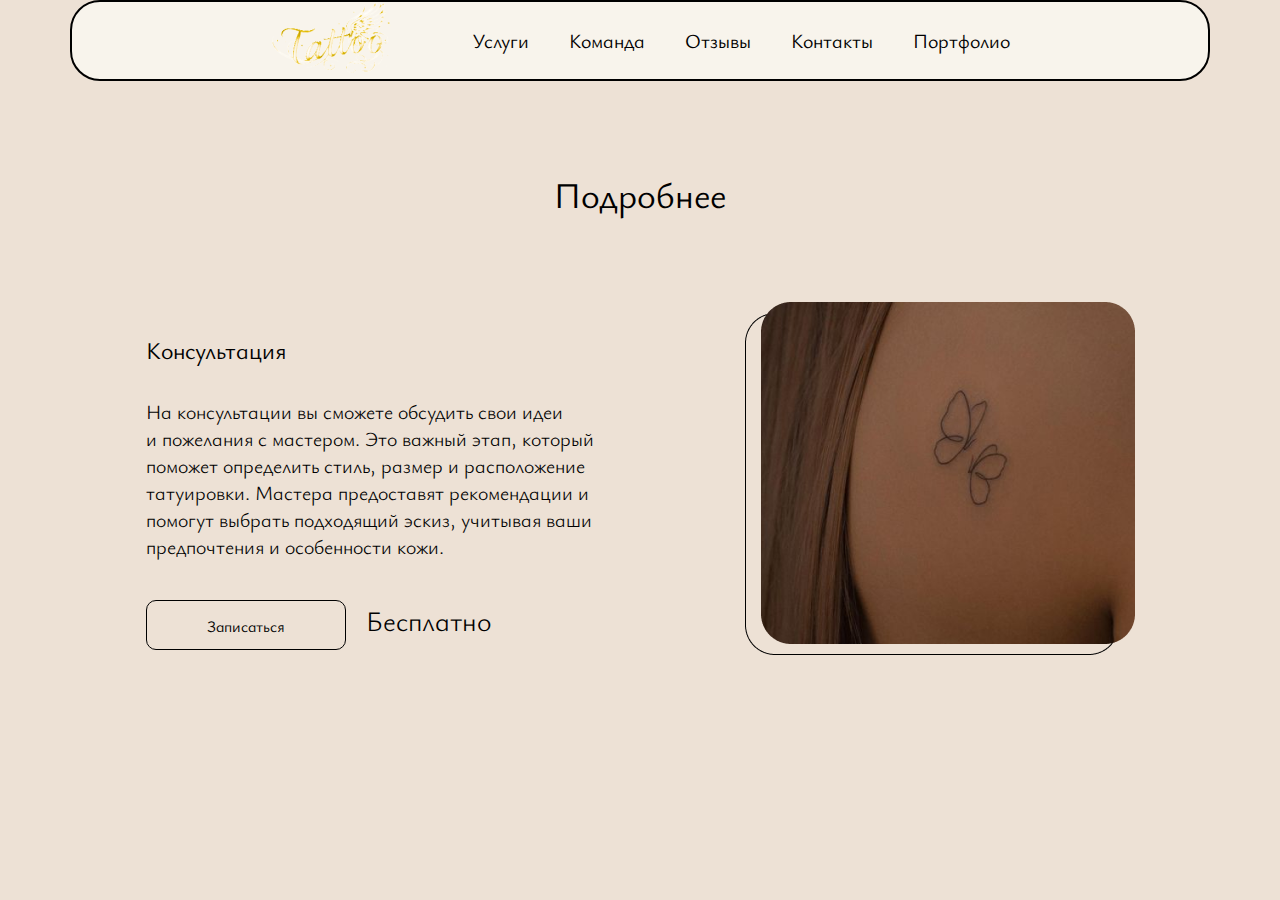
<file: more_details.html>
<!DOCTYPE html>
<html lang="en">

<head>
    <meta charset="UTF-8">
    <meta name="viewport" content="width=device-width, initial-scale=1.0">
    <title>Document</title>
    <link rel="stylesheet" href="style.css">

</head>

<body>
    <section id="registration">
        <div class="container">
            <header>
                <div class="burger">
                    <div class="logo">
                        <img src="./images/logo.png" alt="logotip">
                    </div>
                    <button class="burger-menu" onclick="toggleMenu()">☰</button>
                </div>

                <!-- Панель бургер-меню -->
                <div class="sidebar" id="sidebar">
                     <button class="close-button" onclick="toggleMenu()">✕</button>
                    <ul class="sidebar-menu">
                        <li><a href="index.html#our_services">Услуги</a></li>
                        <li><a href="index.html#our_masters">Команда</a></li>
                        <li><a href="index.html#reviews">Отзывы</a></li>
                        <li><a href="index.html#contacts">Контакты</a></li>
                        <li><a href="index.htmlportfolio.html">Портфолио</a></li>
                    </ul>
                    
                    <div class="sidebar-chat">
                        <div class="chat-header">Чат с нами</div>
                        <div class="chat-messages">
                            <p>Здравствуйте! Чем могу помочь?</p>
                        </div>
                        <input type="text" class="chat-input" placeholder="Ваш вопрос...">
                    </div>
                    <div class="sidebar-contacts">
                        <p>Телефон: 8-921-448-88-97</p>
                    </div>
                    <a href="registration.html" class="button sidebar-button">Записаться</a>

                    <div class="sidebar-footer">
                        <img src="./images/Group 26.png" alt="footer-icons">
                    </div>
                </div>
                <nav class="desktop-nav">
                    <ul>
                        <li><a href="index.html#our_services">Услуги</a></li>
                            <li><a href="index.html#our_masters">Команда</a></li>
                            <li><a href="index.html#reviews">Отзывы</a></li>
                            <li><a href="index.html#contacts">Контакты</a></li>
                            <li><a href="index.htmlportfolio.html">Портфолио</a></li>
                    </ul>
                </nav>

            </header>

            <script>
                function toggleMenu() {
                    const menu = document.getElementById('mobileMenu');
                    menu.classList.toggle('active');
                }
            </script>
        </div>
    </section>

    <section class="more_details">
        <div class="more">
            <div class="container">
                <h6>Подробнее</h6>

                <div class="content">
                    <img src="./images/more.png" alt="" class="mobile_img_more">
                    <div class="text">
                        <h4>Консультация</h4>
                        <p>На консультации вы сможете обсудить свои идеи<br> и пожелания с мастером. Это важный этап,
                            который<br>
                            поможет определить стиль, размер и расположение <br> татуировки. Мастера предоставят
                            рекомендации
                            и<br>
                            помогут выбрать подходящий эскиз, учитывая ваши <br> предпочтения и особенности кожи.</p>

                        <div class="price_button">
                            <a href="registration.html" class="button">Записаться</a>
                            <p>Бесплатно</p>
                        </div>

                    </div>

                    <img src="./images/more.png" alt="" class="desktop_img_more" >
                </div>


            </div>
        </div>
    </section>

    <script>
        function toggleMenu() {
            const sidebar = document.getElementById('sidebar');
            sidebar.classList.toggle('active');
        }
    </script>

    <script>
        function toggleMenu() {
            const menu = document.getElementById('mobileMenu');
            menu.classList.toggle('active');
        }
        document.addEventListener('click', function (event) {
            const sidebar = document.getElementById('sidebar');
            const burgerMenu = document.querySelector('.burger-menu');

            if (!sidebar.contains(event.target) && !burgerMenu.contains(event.target)) {
                sidebar.classList.remove('active');
            }
        });
    </script>


    <script>
        function toggleDropdown(id) {
            const content = document.getElementById(id);
            if (content.style.display === "block") {
                content.style.display = "none";
            } else {
                content.style.display = "block";
            }
        }
    </script>
       <script>
        function toggleMenu() {
            const sidebar = document.getElementById('sidebar');
            sidebar.classList.toggle('active');
        }
    </script>
    <script>
        const chatInput = document.querySelector('.chat-input');
        const chatMessages = document.querySelector('.chat-messages');

        chatInput.addEventListener('keypress', (e) => {
            if (e.key === 'Enter') {
                const userMessage = chatInput.value;
                chatMessages.innerHTML += `<p><strong>Вы:</strong> ${userMessage}</p>`;
                chatInput.value = '';

                // Ответ от бота
                setTimeout(() => {
                    chatMessages.innerHTML += `<p><strong>Бот:</strong> Спасибо за вопрос! Мы скоро ответим.</p>`;
                }, 1000);
            }
        });
    </script>
</body>

</html>
</file>
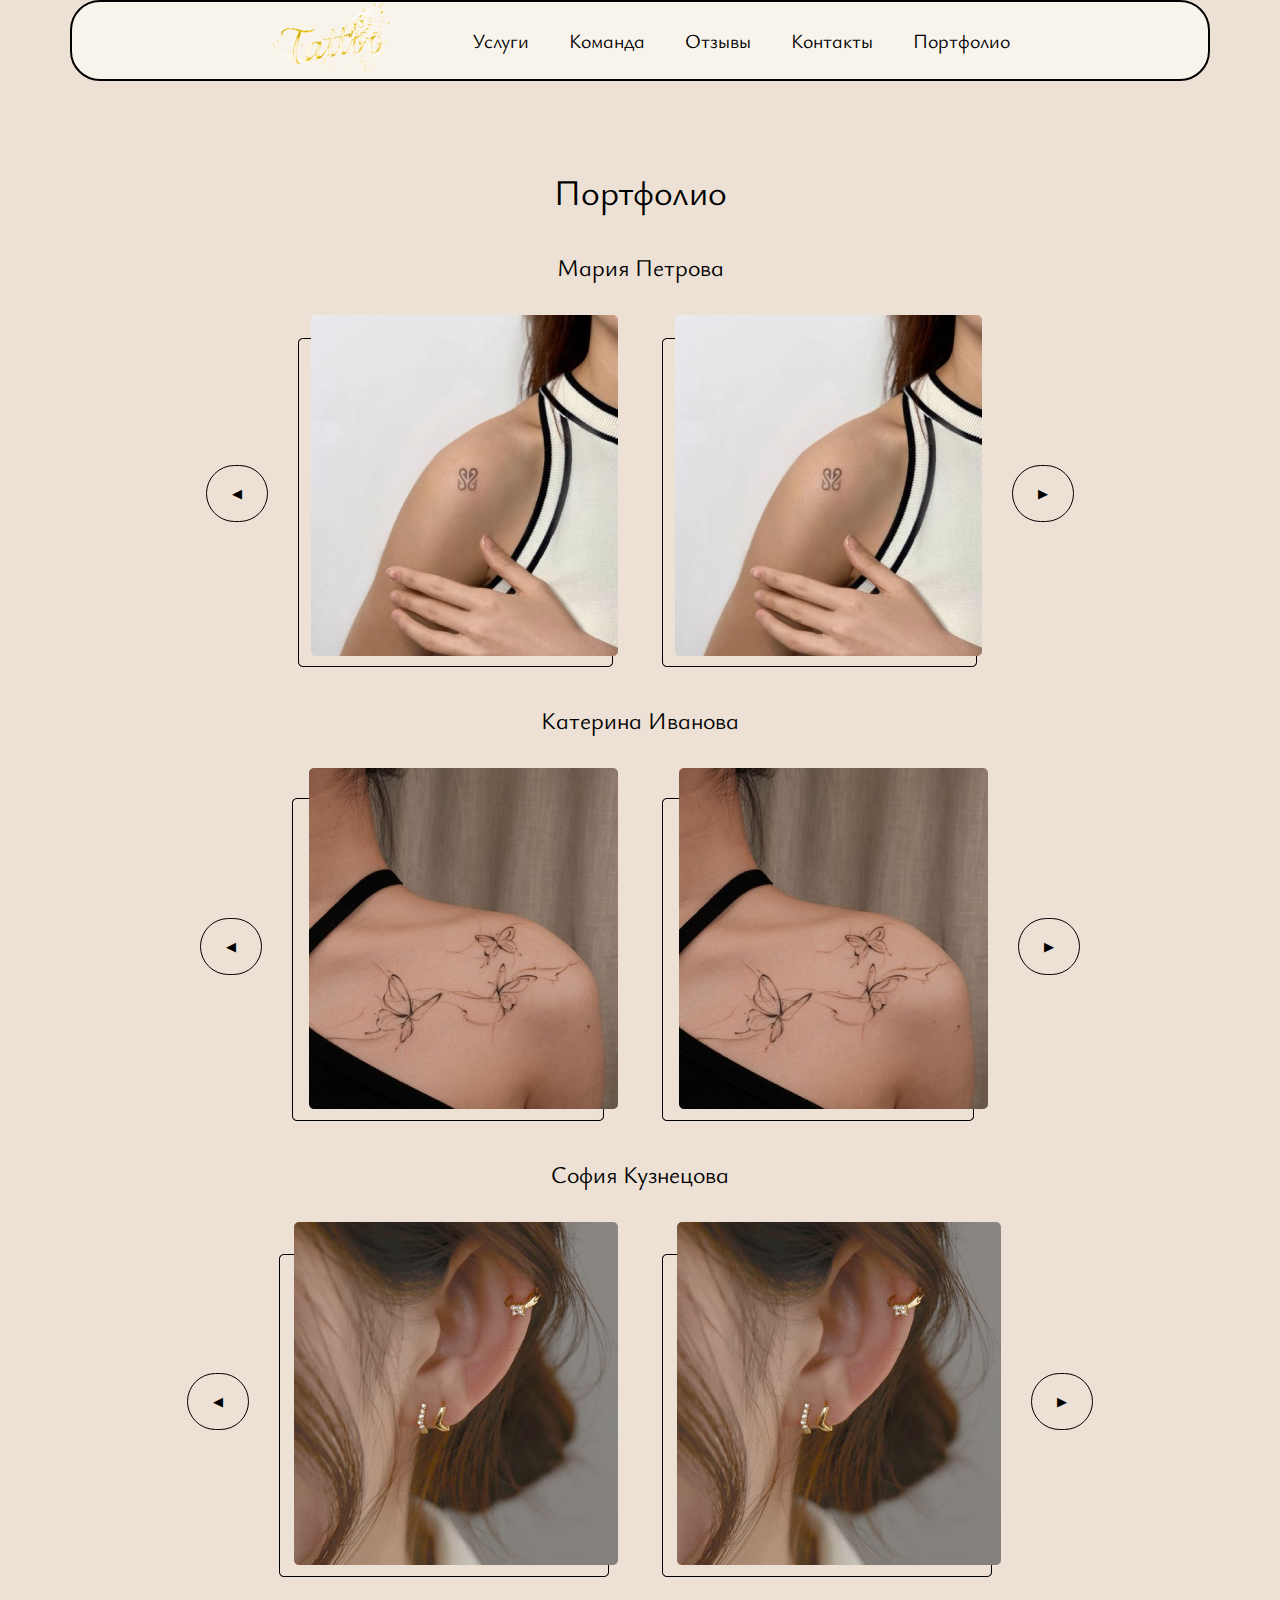
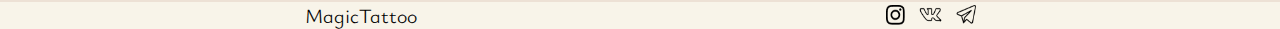
<file: portfolio.html>
<!DOCTYPE html>
<html lang="en">

<head>
    <meta charset="UTF-8">
    <meta name="viewport" content="width=device-width, initial-scale=1.0">
    <title>Портфолио</title>
    <link rel="stylesheet" href="style.css">
</head>

<body>
    <section id="registration">
        <div class="container">
            <header>
                <div class="burger">
                    <div class="logo">
                        <img src="./images/logo.png" alt="logotip">
                    </div>
                    <button class="burger-menu" onclick="toggleMenu()">☰</button>
                </div>

                <!-- Панель бургер-меню -->
                <div class="sidebar" id="sidebar">
                    <button class="close-button" onclick="toggleMenu()">✕</button>
                    <ul class="sidebar-menu">
                        <li><a href="index.html#our_services">Услуги</a></li>
                        <li><a href="index.html#our_masters">Команда</a></li>
                        <li><a href="index.html#reviews">Отзывы</a></li>
                        <li><a href="index.html#contacts">Контакты</a></li>
                        <li><a href="index.htmlportfolio.html">Портфолио</a></li>
                    </ul>

                    <div class="sidebar-chat">
                        <div class="chat-header">Чат с нами</div>
                        <div class="chat-messages">
                            <p>Здравствуйте! Чем могу помочь?</p>
                        </div>
                        <input type="text" class="chat-input" placeholder="Ваш вопрос...">
                    </div>
                    <div class="sidebar-contacts">
                        <p>Телефон: 8-921-448-88-97</p>
                    </div>
                    <a href="registration.html" class="button sidebar-button">Записаться</a>

                    <div class="sidebar-footer">
                        <img src="./images/Group 26.png" alt="footer-icons">
                    </div>
                </div>
                <nav class="desktop-nav">
                    <ul>
                        <li><a href="index.html#our_services">Услуги</a></li>
                        <li><a href="index.html#our_masters">Команда</a></li>
                        <li><a href="index.html#reviews">Отзывы</a></li>
                        <li><a href="index.html#contacts">Контакты</a></li>
                        <li><a href="index.htmlportfolio.html">Портфолио</a></li>
                    </ul>
                </nav>

            </header>
            <script>
                function toggleMenu() {
                    const menu = document.getElementById('mobileMenu');
                    menu.classList.toggle('active');
                }
            </script>
        </div>
    </section>

    <section id="portfolio">
        <div class="container">
            <h3>Портфолио</h3>

            <!-- Портфолио 1 -->
            <div class="portfolio_1">
                <div class="title_block" id="portfolio_maria">
                    <h4>Мария Петрова</h4>
                </div>
                <div class="portfolio-container">
                    <button class="nav-button" id="prevButton1">◀</button>
                    <div class="portfolio" id="portfolio_1_1">
                        <img src="./images/portfolio3 (2).png" alt="">
                        <img src="./images/portfolio3 (2).png" alt="">
                    </div>
                    <div class="portfolio" id="portfolio_1_2" style="display: none;">
                        <img src="./images/portfolio3 (1).png" alt="">
                        <img src="./images/portfolio3 (1).png" alt="">
                    </div>
                    <button class="nav-button" id="nextButton1">▶</button>
                </div>
            </div>

            <!-- Портфолио 2 -->
            <div class="portfolio_1">
                <div class="title_block" id="portfolio_katerina">
                    <h4>Катерина Иванова</h4>
                </div>
                <div class="portfolio-container">
                    <button class="nav-button" id="prevButton2">◀</button>
                    <div class="portfolio" id="portfolio_2_1">
                        <img src="./images/portfolio3 (1).png" alt="">
                        <img src="./images/portfolio3 (1).png" alt="">
                    </div>
                    <div class="portfolio" id="portfolio_2_2" style="display: none;">
                        <img src="./images/portfolio3 (2).png" alt="">
                        <img src="./images/portfolio3 (2).png" alt="">
                    </div>
                    <button class="nav-button" id="nextButton2">▶</button>
                </div>
            </div>

            <!-- Портфолио 3 -->
            <div class="portfolio_1">
                <div class="title_block" id="portfolio_sofia">
                    <h4>София Кузнецова</h4>
                </div>
                <div class="portfolio-container">
                    <button class="nav-button" id="prevButton3">◀</button>
                    <div class="portfolio" id="portfolio_3_1">
                        <img src="./images/portfolio1.png" alt="">
                        <img src="./images/portfolio1.png" alt="">
                    </div>
                    <div class="portfolio" id="portfolio_3_2" style="display: none;">
                        <img src="./images/portfolio3 (1).png" alt="">
                        <img src="./images/portfolio3 (1).png" alt="">
                    </div>
                    <button class="nav-button" id="nextButton3">▶</button>
                </div>
            </div>
        </div>
    </section>

    <script>
        function setupPortfolio(prevButtonId, nextButtonId, portfolioIds) {
            let currentPortfolioPair = 0;
            const portfolios = portfolioIds.map(id => document.getElementById(id));

            function updatePortfolios() {
                portfolios.forEach((portfolio, index) => {
                    if (index === currentPortfolioPair) {
                        portfolio.style.display = 'block';
                    } else {
                        portfolio.style.display = 'none';
                    }
                });
            }

            document.getElementById(prevButtonId).addEventListener('click', () => {
                if (currentPortfolioPair > 0) {
                    currentPortfolioPair--;
                    updatePortfolios();
                }
            });

            document.getElementById(nextButtonId).addEventListener('click', () => {
                if (currentPortfolioPair < portfolios.length - 1) {
                    currentPortfolioPair++;
                    updatePortfolios();
                }
            });

            updatePortfolios();
        }

        setupPortfolio('prevButton1', 'nextButton1', ['portfolio_1_1', 'portfolio_1_2']);
        setupPortfolio('prevButton2', 'nextButton2', ['portfolio_2_1', 'portfolio_2_2']);
        setupPortfolio('prevButton3', 'nextButton3', ['portfolio_3_1', 'portfolio_3_2']);
    </script>

    <section id="footer">
        <footer>
            <div class="container">
                <div class="footer_desc">
                    <p>MagicTattoo</p>
                    <img src="./images/Group 26.png" alt="">

                </div>
            </div>
        </footer>
    </section>
    <script>
        function toggleMenu() {
            const sidebar = document.getElementById('sidebar');
            sidebar.classList.toggle('active');
        }
    </script>

    <script>
        function toggleMenu() {
            const menu = document.getElementById('mobileMenu');
            menu.classList.toggle('active');
        }
        document.addEventListener('click', function (event) {
            const sidebar = document.getElementById('sidebar');
            const burgerMenu = document.querySelector('.burger-menu');

            if (!sidebar.contains(event.target) && !burgerMenu.contains(event.target)) {
                sidebar.classList.remove('active');
            }
        });
    </script>


    <script>
        function toggleDropdown(id) {
            const content = document.getElementById(id);
            if (content.style.display === "block") {
                content.style.display = "none";
            } else {
                content.style.display = "block";
            }
        }
    </script>
       <script>
        function toggleMenu() {
            const sidebar = document.getElementById('sidebar');
            sidebar.classList.toggle('active');
        }
    </script>
    <script>
        const chatInput = document.querySelector('.chat-input');
        const chatMessages = document.querySelector('.chat-messages');

        chatInput.addEventListener('keypress', (e) => {
            if (e.key === 'Enter') {
                const userMessage = chatInput.value;
                chatMessages.innerHTML += `<p><strong>Вы:</strong> ${userMessage}</p>`;
                chatInput.value = '';

                // Ответ от бота
                setTimeout(() => {
                    chatMessages.innerHTML += `<p><strong>Бот:</strong> Спасибо за вопрос! Мы скоро ответим.</p>`;
                }, 1000);
            }
        });
    </script>
</body>

</html>
</file>
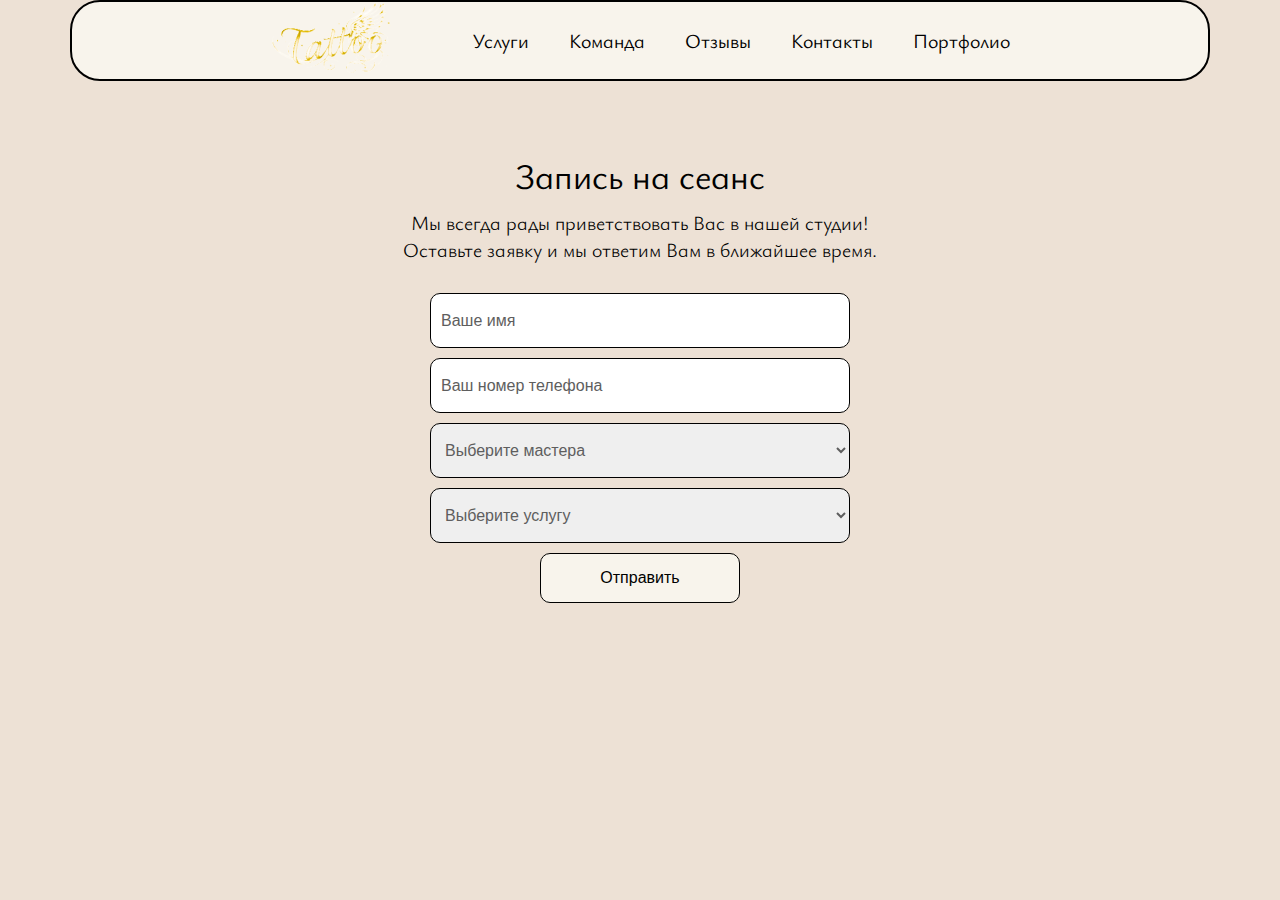
<file: registration.html>
<!DOCTYPE html>
<html lang="en">

<head>
    <meta charset="UTF-8">
    <meta name="viewport" content="width=device-width, initial-scale=1.0">
    <title>Document</title>
    <link rel="stylesheet" href="style.css">
</head>

<body>
    <section id="registration">
        <div class="container">
            <header>
                <div class="burger">
                    <div class="logo">
                        <img src="./images/logo.png" alt="logotip">
                    </div>
                    <button class="burger-menu" onclick="toggleMenu()">☰</button>
                </div>

                <!-- Панель бургер-меню -->
                <div class="sidebar" id="sidebar">
                    <button class="close-button" onclick="toggleMenu()">✕</button>
                    <ul class="sidebar-menu">
                        <li><a href="index.html#our_services">Услуги</a></li>
                        <li><a href="index.html#our_masters">Команда</a></li>
                        <li><a href="index.html#reviews">Отзывы</a></li>
                        <li><a href="index.html#contacts">Контакты</a></li>
                        <li><a href="index.htmlportfolio.html">Портфолио</a></li>
                    </ul>

                    <div class="sidebar-chat">
                        <div class="chat-header">Чат с нами</div>
                        <div class="chat-messages">
                            <p>Здравствуйте! Чем могу помочь?</p>
                        </div>
                        <input type="text" class="chat-input" placeholder="Ваш вопрос...">
                    </div>
                    <div class="sidebar-contacts">
                        <p>Телефон: 8-921-448-88-97</p>
                    </div>
                    <a href="registration.html" class="button sidebar-button">Записаться</a>

                    <div class="sidebar-footer">
                        <img src="./images/Group 26.png" alt="footer-icons">
                    </div>
                </div>
                <nav class="desktop-nav">
                    <ul>
                        <li><a href="index.html#our_services">Услуги</a></li>
                        <li><a href="index.html#our_masters">Команда</a></li>
                        <li><a href="index.html#reviews">Отзывы</a></li>
                        <li><a href="index.html#contacts">Контакты</a></li>
                        <li><a href="index.htmlportfolio.html">Портфолио</a></li>
                    </ul>
                </nav>

            </header>

            <script>
                function toggleMenu() {
                    const menu = document.getElementById('mobileMenu');
                    menu.classList.toggle('active');
                }
            </script>
        </div>
    </section>

    <section id="registration_desc">
        <div class="container">
            <div class="registration_desc">
                <h6>Запись на сеанс</h6>
                <p>Мы всегда рады приветствовать Вас в нашей студии!<br> Оставьте заявку и мы ответим Вам в ближайшее
                    время.
                </p>
            </div>

            <div class="registration_all">
                <div class="registration_form">
                    <input type="text" id="name" placeholder="Ваше имя" required>
                    <input type="tel" id="phone" placeholder="Ваш номер телефона" required>
                    <select id="master" required>
                        <option value="" disabled selected>Выберите мастера</option>
                        <option value="marina">Марина Петрова</option>
                        <option value="katerina">Катерина Иванова</option>
                        <option value="sofia">София Кузнецова</option>
                    </select>
                    <select id="service" required>
                        <option value="" disabled selected>Выберите услугу</option>
                        <option value="tattoo">Нанесение татуировки</option>
                        <option value="piercing">Пирсинг</option>
                        <option value="removal">Снятие татуировки</option>
                        <option value="correction">Коррекция татуировки</option>
                        <option value="consultation">Консультация</option>
                        <option value="sketch">Разработка эскизов</option>
                    </select>
                    <button type="submit" onclick="submitForm()">Отправить</button>
                    <div id="successMessage" class="success-message" style="display: none;">Заявка успешно отправлена!
                    </div>
                </div>
            </div>
        </div>
    </section>

    <script>
        function submitForm() {
            // Получаем значения полей ввода
            const name = document.getElementById('name').value;
            const phone = document.getElementById('phone').value;
            const master = document.getElementById('master').value;
            const service = document.getElementById('service').value;

            // Проверяем, что поля не пустые
            if (!name || !phone || !master || !service) {
                alert('Пожалуйста, заполните все поля.');
                return;
            }

            // Проверка имени (только буквы и пробелы)
            const namePattern = /^[A-Za-zА-Яа-я\s]+$/;
            if (!namePattern.test(name)) {
                alert('Имя должно содержать только буквы и пробелы.');
                return;
            }

            // Проверка номера телефона (пример: +7 (123) 456-78-90)
            const phonePattern = /^\+7 \(\d{3}\) \d{3}-\d{2}-\d{2}$/;
            if (!phonePattern.test(phone)) {
                alert('Пожалуйста, введите номер телефона в формате +7 (123) 456-78-90.');
                return;
            }

            // Если все проверки пройдены, показываем сообщение об успешной отправке
            const successMessage = document.getElementById('successMessage');
            successMessage.style.display = 'block';

            // Очищаем поля ввода
            document.getElementById('name').value = '';
            document.getElementById('phone').value = '';
            document.getElementById('master').value = '';
            document.getElementById('service').value = '';

            // Скрываем сообщение через 3 секунды
            setTimeout(() => {
                successMessage.style.display = 'none';
            }, 3000);
        }
    </script>
    <script>
        function toggleMenu() {
            const sidebar = document.getElementById('sidebar');
            sidebar.classList.toggle('active');
        }
    </script>

    <script>
        function toggleMenu() {
            const menu = document.getElementById('mobileMenu');
            menu.classList.toggle('active');
        }
        document.addEventListener('click', function (event) {
            const sidebar = document.getElementById('sidebar');
            const burgerMenu = document.querySelector('.burger-menu');

            if (!sidebar.contains(event.target) && !burgerMenu.contains(event.target)) {
                sidebar.classList.remove('active');
            }
        });
    </script>


    <script>
        function toggleDropdown(id) {
            const content = document.getElementById(id);
            if (content.style.display === "block") {
                content.style.display = "none";
            } else {
                content.style.display = "block";
            }
        }
    </script>
    <script>
        function toggleMenu() {
            const sidebar = document.getElementById('sidebar');
            sidebar.classList.toggle('active');
        }
    </script>
    <script>
        const chatInput = document.querySelector('.chat-input');
        const chatMessages = document.querySelector('.chat-messages');

        chatInput.addEventListener('keypress', (e) => {
            if (e.key === 'Enter') {
                const userMessage = chatInput.value;
                chatMessages.innerHTML += `<p><strong>Вы:</strong> ${userMessage}</p>`;
                chatInput.value = '';

                // Ответ от бота
                setTimeout(() => {
                    chatMessages.innerHTML += `<p><strong>Бот:</strong> Спасибо за вопрос! Мы скоро ответим.</p>`;
                }, 1000);
            }
        });
    </script>
</body>

</html>
</file>
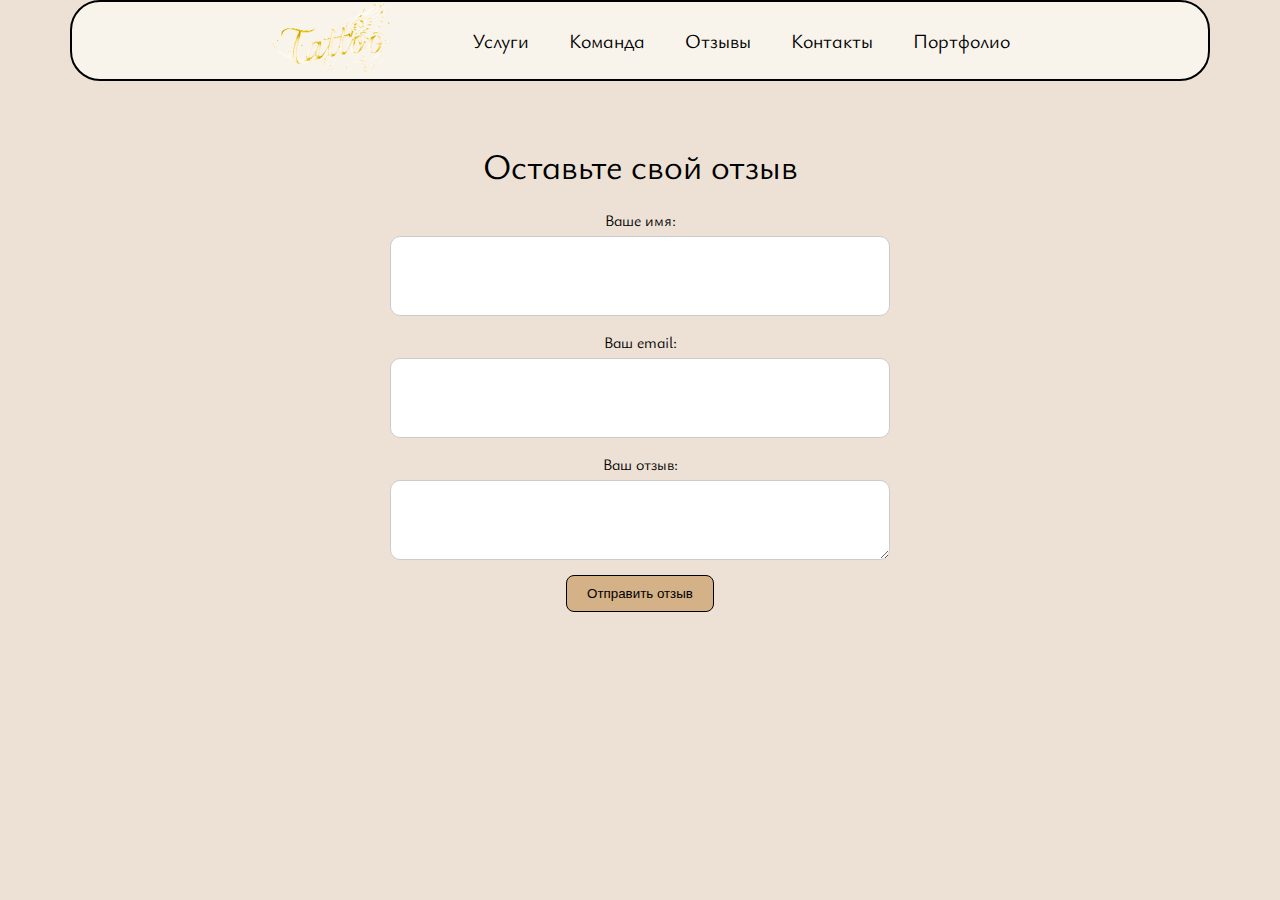
<file: reviews_2.html>
<!DOCTYPE html>
<html lang="en">

<head>
    <meta charset="UTF-8">
    <meta name="viewport" content="width=device-width, initial-scale=1.0">
    <title>Document</title>
    <link rel="stylesheet" href="style.css">

</head>

<body>

    <section id="registration">
        <div class="container">
            <header>
                <div class="burger">
                    <div class="logo">
                        <img src="./images/logo.png" alt="logotip">
                    </div>
                    <button class="burger-menu" onclick="toggleMenu()">☰</button>
                </div>

                <!-- Панель бургер-меню -->
                <div class="sidebar" id="sidebar">
                    <button class="close-button" onclick="toggleMenu()">✕</button>
                    <ul class="sidebar-menu">
                        <li><a href="index.html#our_services">Услуги</a></li>
                        <li><a href="index.html#our_masters">Команда</a></li>
                        <li><a href="index.html#reviews">Отзывы</a></li>
                        <li><a href="index.html#contacts">Контакты</a></li>
                        <li><a href="index.htmlportfolio.html">Портфолио</a></li>
                    </ul>

                    <div class="sidebar-chat">
                        <div class="chat-header">Чат с нами</div>
                        <div class="chat-messages">
                            <p>Здравствуйте! Чем могу помочь?</p>
                        </div>
                        <input type="text" class="chat-input" placeholder="Ваш вопрос...">
                    </div>
                    <div class="sidebar-contacts">
                        <p>Телефон: 8-921-448-88-97</p>
                    </div>
                    <a href="registration.html" class="button sidebar-button">Записаться</a>

                    <div class="sidebar-footer">
                        <img src="./images/Group 26.png" alt="footer-icons">
                    </div>
                </div>
                <nav class="desktop-nav">
                    <ul>
                        <li><a href="index.html#our_services">Услуги</a></li>
                        <li><a href="index.html#our_masters">Команда</a></li>
                        <li><a href="index.html#reviews">Отзывы</a></li>
                        <li><a href="index.html#contacts">Контакты</a></li>
                        <li><a href="index.htmlportfolio.html">Портфолио</a></li>
                    </ul>
                </nav>

            </header>

            <script>
                function toggleMenu() {
                    const menu = document.getElementById('mobileMenu');
                    menu.classList.toggle('active');
                }
            </script>
        </div>
    </section>


    <section class="feedback-section">
        <div class="container">
            <div class="feedback-form">
                <h2>Оставьте свой отзыв</h2>
                <form action="#" method="post">
                    <label for="name">Ваше имя:</label>
                    <input type="text" id="name" name="name" required>

                    <label for="email">Ваш email:</label>
                    <input type="email" id="email" name="email" required>

                    <label for="review">Ваш отзыв:</label>
                    <textarea id="review" name="review" rows="4" required></textarea>

                    <button type="submit">Отправить отзыв</button>
                </form>
            </div>
        </div>
    </section>
    <script>
        function toggleMenu() {
            const sidebar = document.getElementById('sidebar');
            sidebar.classList.toggle('active');
        }
    </script>

    <script>
        function toggleMenu() {
            const menu = document.getElementById('mobileMenu');
            menu.classList.toggle('active');
        }
        document.addEventListener('click', function (event) {
            const sidebar = document.getElementById('sidebar');
            const burgerMenu = document.querySelector('.burger-menu');

            if (!sidebar.contains(event.target) && !burgerMenu.contains(event.target)) {
                sidebar.classList.remove('active');
            }
        });
    </script>


    <script>
        function toggleDropdown(id) {
            const content = document.getElementById(id);
            if (content.style.display === "block") {
                content.style.display = "none";
            } else {
                content.style.display = "block";
            }
        }
    </script>

    <script>
        function toggleMenu() {
            const sidebar = document.getElementById('sidebar');
            sidebar.classList.toggle('active');
        }
    </script>
    <script>
        const chatInput = document.querySelector('.chat-input');
        const chatMessages = document.querySelector('.chat-messages');

        chatInput.addEventListener('keypress', (e) => {
            if (e.key === 'Enter') {
                const userMessage = chatInput.value;
                chatMessages.innerHTML += `<p><strong>Вы:</strong> ${userMessage}</p>`;
                chatInput.value = '';

                // Ответ от бота
                setTimeout(() => {
                    chatMessages.innerHTML += `<p><strong>Бот:</strong> Спасибо за вопрос! Мы скоро ответим.</p>`;
                }, 1000);
            }
        });
    </script>
</body>

</html>
</file>
<file: style.css>
@import url('https://fonts.googleapis.com/css2?family=Playfair+Display:ital,wght@0,400..900;1,400..900&family=Roboto:ital,wght@0,100;0,300;0,400;0,500;0,700;0,900;1,100;1,300;1,400;1,500;1,700;1,900&family=Ysabeau+Infant:ital,wght@0,1..1000;1,1..1000&display=swap');

html {
    box-sizing: border-box;
}

*,
*::before,
*::after {
    box-sizing: inherit;
}

.fade-in {
    opacity: 0;
    transform: translateY(20px);
    transition: opacity 1.0s ease, transform 1.5s ease;
}

.fade-in.active {
    opacity: 1;
    transform: translateY(0);
}

body {
    margin: 0;
    padding: 0;
    background-color: #EDE1D5;
    font-family: 'Ysabeau Infant';
}

.container {
    width: 1140px;
    margin: 0 auto;
}

.burger {
    z-index: 1000;
}

li {
    list-style: none;
    margin-left: 40px;
}

a {
    color: #000000;
    text-decoration: none;
    font-size: 24px;
    position: relative;
}

.menu a:hover::after {
    content: '';
    position: absolute;
    left: 0;
    right: 0;
    bottom: -5px;
    height: 1px;
    background-color: #000000;
}

ul {
    display: flex;
}

header {
    display: flex;
    align-items: center;
    justify-content: left;
}


.detail_img {
    position: absolute;
}




.coverDescription {
    display: flex;
    justify-content: space-between;
    align-items: center;
    padding: 20px;
    width: 100%;

}

.text-content {
    text-align: center;
}


.desktop_cover_image img {
    max-width: 100%;
    height: auto;
    text-align: center;
}

p {
    font-size: 18px;
    font-weight: 300;
}

h1 {
    font-size: 80px;
    font-weight: normal;
}

h2,
h3 {
    font-size: 36px;
    font-weight: normal;
}



h1,
h2,
p {
    margin: 0px;
    padding: 5 5px;
}



.button {
    display: inline-block;
    width: 280px;
    height: 70px;
    font-size: 24px;
    color: #000000;
    background-color: #F8F4EC;
    border-radius: 30px;
    transition: 0.5s ease;
    line-height: 60px;
    margin-top: 20px;
    border: 1px solid #000000;
    text-align: center;
}

.button:hover {
    background-color: #ebccc3;
    border: none;
}

/* НАШИ УСЛУГИ */

#our_services {
    margin-top: 100px;
}

#our_services .services {
    display: flex;
    flex-direction: column;
    align-items: center;
}

#our_services .services img {
    max-width: 100%;
    height: auto;
    margin: 15px;
}

h3 {
    font-size: 36px;
    text-align: center;

}

.row {
    flex-wrap: wrap;
    display: flex;
    justify-content: center;
    margin-bottom: 50px;
}

.divider1 {
    height: 2px;
    background-image: linear-gradient(to right, #9c764f39, #b0795a, #b07e5c);
    width: 100%;
}

.divider3 {
    height: 2px;
}

.service-item {
    text-align: center;
    margin: 0 15px;
}

.service-item img {
    max-width: 100%;
    height: auto;
}

.button {
    display: inline-block;
    width: 200px;
    height: 50px;
    font-size: 16px;
    color: #000000;
    background-color: #f8f4ec00;
    border-radius: 10px;
    text-align: center;
    line-height: 50px;
    transition: 0.3s;
    margin-top: 10px;
    text-decoration: none;
}

.button:hover {
    background-color: #F8F4EC;
}

p {
    font-size: 20px;
}

/* НАШИ МАСТЕРА */

.master_1 {
    display: flex;
    justify-content: center;
    align-items: center;
}

.master-image1 {
    width: 420px;
    margin-right: 40px;
}

.master-info {
    display: flex;
    flex-direction: column;
}

.master-info h4 {
    margin-bottom: 5px;
}

.master-info h5 {
    margin: 0;
}

.master-info p {
    margin-top: 10px;
}

h4 {
    font-size: 24px;
    font-weight: normal;
}

h5 {
    font-size: 18px;
    font-weight: normal;
    color: #5e5e5e;
}

.master_2 {
    display: flex;
    align-items: center;
    justify-content: center;
}

.master-image2 {
    width: 420px;
    margin-left: 20px;
}

.master-info a {
    margin-top: 20px;
}

.master_1 .button {
    background-color: rgba(253, 253, 241, 1);
    color: rgb(0, 0, 0);
    width: 200px;
    height: 50px;
    text-align: center;
    text-decoration: none;
    display: inline-block;
    font-size: 16px;
    border-radius: 10px;
    transition: 0.3s;
}

.master_1 .button:hover {
    background-color: #ffcaca;
}

.master_2 .button {
    background-color: rgba(253, 253, 241, 1);
    color: rgb(0, 0, 0);
    width: 200px;
    height: 50px;
    text-align: center;
    text-decoration: none;
    display: inline-block;
    font-size: 16px;
    border-radius: 10px;
    transition: 0.3s;
}

.master_2 .button:hover {
    background-color: #ffcaca;
}

/* НАШИ ПРИНЦИПЫ РАБОТЫ */

#work {
    margin-top: 50px;
    background-position: center;
    width: 100%;
    height: 700px;
    border-radius: 90px;

}

.work_cont {
    padding: 60px 150px;
    border-radius: 50px;
    background-color: #e5d2ba;
    display: flex;
    align-items: center;

}

.work-content {

    flex: 1;
    position: relative;
}

.work-image {
    max-width: 100%;
    height: auto;
    border-radius: 20px;

}

.dropdown-button {
    display: block;
    box-shadow: inset 2px 2px 3px rgba(0, 0, 0, 0.6);
    border-color: #000000;
    background-color: rgb(200, 163, 131);
    border-radius: 30px;
    width: 50px;
    height: 50px;
    margin-right: 20px;
    cursor: pointer;
}

.dropdown-content {
    display: none;
    padding: 10px;
    background-color: rgba(237, 225, 213, 1);
    border-radius: 20px;
    width: 450px;
    height: auto;
    margin-top: 10px;
    position: absolute;
    left: 0;
    right: 0;

}

.button-container {
    display: flex;
    align-items: center;

}

.button-text {
    font-size: 20px;
}

.divider {
    border: 0;
    height: 2px;
    background-image: linear-gradient(to left, #ffebd8, #b0795a, #b07e5c);
    margin: 20px 0;
    width: 70%;
}

.title {
    padding: 10px;
}


/* Отзывы */
.reviews-container {
    display: flex;
    align-items: center;
    justify-content: center;
    width: 100%;
}

.review {
    background-color: rgba(253, 253, 241, 0.358);
    width: 500px;
    height: 350px;
    padding: 40px;
    border: 1px solid #999696;
    border-radius: 50px;
    align-items: center;
    text-align: center;
    margin: 0 10px;
    display: none;
}

.review-content h6 {
    font-size: 24px;
    margin: 10px 0px;
    font-weight: normal;
}

.review.active {
    display: block;
}

.review-content {
    display: flex;
    flex-direction: column;
    text-align: center;
}

#reviews {
    width: 100%;
}

.review-content img {
    width: 40px;
    margin-bottom: 10px;
}

.nav-button {
    background-color: #92582b00;
    color: rgb(0, 0, 0);
    border: 1px solid black;
    border-radius: 40px;
    padding: 20px 25px;
    margin: 0 10px;
    cursor: pointer;
}

.nav-button:hover {
    background-color: #b38855;
}

.leave-review-container {
    display: flex;
    justify-content: center;
    margin-top: 10px;
}

.button:hover {
    background-color: #b38855;
}

.contacts_all {
    margin-top: 50px;
    display: flex;
    align-items: center;
    justify-content: space-around;
}

.contacts_description {
    display: flex;
    flex-direction: column;
    align-items: flex-start;
}

.contact_item {
    display: flex;
    align-items: center;
    margin-bottom: 25px;
}

.contact_item img {
    width: 60px;
    margin-right: 30px;

}

.contact_item p {
    margin: 0;
}

footer {
    background-color: #333;
    margin-top: 20px;
    background-color: rgba(248, 244, 233, 1);
}

.footer_desc {
    width: 100%;
    display: flex;
    justify-content: space-around;
    align-items: center;
}

.footer_desc img {
    width: 90px;
    height: 20px;
}




#registration header {
    background-color: #F8F4EC;
    border-radius: 20px;
    border: 1px solid #000000;
    display: flex;
    justify-content: center;
    align-items: center;
    margin: 0 auto;
    max-width: 1140px;


}

#registration header a {
    font-size: 20px;
}


#registration .container {
    display: flex;
    justify-content: center;
    align-items: center;
    flex-direction: column;
}

#registration_desc {
    text-align: center;
}

#registration_desc h6 {
    font-size: 36px;
    font-weight: normal;
    padding-top: 60px;
}

#registration {
    width: 100%;
}


#registration_desc h6,
#registration_desc p {
    margin: 10px;
}

#registration_desc p {
    padding-bottom: 30px;
    margin-bottom: 0px;
}


.registration_form {
    display: flex;
    flex-direction: column;
    align-items: center;
    width: 100%;
}

.registration_form input,
.registration_form select {
    width: 420px;
    height: 55px;
    margin-bottom: 10px;
    padding: 10px;
    border: 1px solid #000000;
    border-radius: 10px;
    font-size: 16px;
    color: #5e5e5e;
}

.registration_form input::placeholder {
    color: #5e5e5e;
}

.registration_form button {
    width: 200px;
    height: 50px;
    background-color: #F8F4EC;
    border: 1px solid #000000;
    border-radius: 10px;
    font-size: 16px;
    color: #000000;
    cursor: pointer;
    transition: box-shadow 0.3s ease;
}

.registration_form button:hover {
    background-color: #ebccc3;
}

.more_details {
    padding: 5px;
    text-align: center;
}

.more_details h6 {
    font-size: 36px;
    font-weight: normal;
}

.more p,
h4 {
    text-align: left;
}

.price_button {
    display: flex;
    align-items: center;
    margin-top: 30px;
}



.price_button a:hover {
    background-color: #ebccc3;
    box-shadow: 0 4px 8px rgba(0, 0, 0, 0.2);

}

.price_button p {
    margin-left: 20px;
    font-size: 28px;
}

.content {
    display: flex;
    justify-content: space-around;
}



.more_details .container img {
    max-width: 50%;
    height: auto;
}



#registration header {
    background-color: #F8F4EC;
    border-radius: 30px;
    display: flex;
    justify-content: center;
    align-items: center;
    margin: 0 auto;
    width: 100%;
    max-width: 1140px;
    border: 2px solid #000000;

}



#portfolio {
    display: flex;
    justify-content: space-between;
    text-align: center;
    margin-top: 50px;
    width: 100%;

}

.title_block h4 {
    display: flex;
    justify-content: center;
}

.portfolio-container {
    display: flex;
    justify-content: center;
    align-items: center;
}


.portfolio img {
    padding: 0 20px;
    max-width: 100%;
    height: auto;
}




.feedback-form {
    text-align: center;
    margin-top: 40px;
}

.feedback-form h2 {
    margin-bottom: 20px;
}

.feedback-form form {
    display: flex;
    flex-direction: column;
    align-items: center;
}

.feedback-form label {
    display: block;
    margin-bottom: 5px;
}

.feedback-form input,
.feedback-form input,
.feedback-form textarea {
    width: 500px;
    height: 80px;
    padding: 8px;
    margin-bottom: 15px;
    border: 1px solid #ccc;
    border-radius: 10px;
}

.feedback-form button {
    padding: 10px 20px;
    background-color: #d4b186;
    transition: 0.3s;
    color: #000000;
    border: 1px solid;
    border-radius: 8px;
    cursor: pointer;
}

.feedback-form button:hover {
    box-shadow: 0 4px 8px rgba(0, 0, 0, 0.2);
    border: none;
}

.feedback-section {
    margin-top: 60px;
}






/* Медиа-запросы для адаптивности */

@media (max-width: 430px) {


    .container {
        max-width: 430px;
    }

    a {
        font-size: 18px;
    }


    p {
        font-size: 16px;
    }

    h1 {
        font-size: 40px;
    }

    h2,
    h3 {
        font-size: 24px;
    }

    #our_services {
        margin-top: 500px;
    }

    .detail_img img {
        max-width: 65%;
    }


    .coverDescription {
        display: flex;
        flex-direction: column;
        margin-top: 50px;

    }


    h1,
    h2,
    p {
        margin: 0px;
    }


    .logo img {
        max-width: 70%;

    }

    .text-content {
        margin-right: 0;
    }



    /* НАШИ УСЛУГИ */


    #our_services .services img {
        max-width: 70%;
        height: auto;

    }

    #our_services {
        margin-top: 0px;
    }

    .divider1 {
        width: 80%;
    }


    .service-item img {
        max-width: 80%;
        height: auto;
    }

    .button {
        width: 150px;
        height: 45px;
        font-size: 14px;
        color: #000000;
        background-color: #f8f4ec00;
        border-radius: 10px;
        text-align: center;
        line-height: 40px;
        margin-top: 10px;
    }


    p {
        font-size: 16px;
    }

    /* НАШИ МАСТЕРА */

    .master_1 {
        display: flex;
        flex-direction: column;
        justify-content: center;
        align-items: center;
    }

    .masters img {
        margin-top: 20px;
        width: 80%;
    }

    .master-image1 {
        margin-right: 0;
    }

    .master-info {
        display: flex;
        flex-direction: column;
        text-align: center;
        align-items: center;
    }



    .master_2 {
        display: flex;
        flex-direction: column;
        align-items: center;
        justify-content: center;
    }



    .masters .button {
        width: 150px;
        height: 40px;
        font-size: 14px;
        border-radius: 10px;

    }

    .detail_img {
        display: none;
    }



    .price_button a {
        width: 180px;
        height: 45px;
        background-color: #F8F4EC;
        border: 1px solid #000000;
        border-radius: 10px;
        font-size: 16px;
        color: #000000;
        cursor: pointer;
        transition: box-shadow 0.3s ease;

    }


    /* НАШИ ПРИНЦИПЫ РАБОТЫ */

    #work {
        height: auto;
        border-radius: 40px;
    }

    .work_cont {
        padding: 0px 0px;
        flex-direction: column;
        align-items: center;
    }

    .work-content {
        padding: 20px;
    }


    .dropdown-button {
        border-radius: 20px;
        width: 40px;
        height: 40px;
    }

    .dropdown-content {
        border-radius: 20px;
        width: 100%;
        height: auto;
        margin-top: 10px;
        position: absolute;
        left: 0;
        right: 0;
    }


    .button-text {
        font-size: 16px;
    }

    .divider {
        margin: 10px 0;
        width: 100%;
    }


    /* ОТЗЫВЫ */



    .review {
        width: 100%;
        height: auto;
        padding: 20px 10px;
        border-radius: 30px;
    }

    .review-content h6 {
        font-size: 24px;
        margin: 10px 0px;
        font-weight: normal;
    }

    .review-content img {
        width: 30px;
    }

    .reviews-container .nav-button {
        margin: 10px 10px;
        padding: 10px 15px;
        border-radius: 30px;
    }

    .leave-review-container {
        margin-top: 10px;
    }

    .button {
        width: 40%;
        font-size: 16px;
    }


    /* Контакты */

    .contacts_all {
        margin-top: 0px;
        display: flex;
        flex-direction: column;
        align-items: center;
        justify-content: center;
    }

    .contacts_description {
        display: flex;
        flex-direction: column;
        margin-top: 20px;
    }

    .contact_item {
        margin-bottom: 15px;
    }


    .master-image1,
    .master-image2 {
        order: -1;
    }

    .master-image2 {
        margin-left: 0px;
    }

    .contact_item img {
        width: 40px;
        margin-right: 10px;
    }

    .contact_item p {
        font-size: 16px;
    }

    /* Карта */

    .contacts_all iframe {
        width: 100%;
        height: 300px;
        border: none;
        border-radius: 10px;
        margin-top: 20px;
    }


    /* Бургер-меню */

    /* Основные стили */
    .desktop-nav {
        display: none;
    }

    .desktop_cover_image {
        max-width: 50%;
        margin-top: 20px;
    }

    .mobile-nav {
        display: block;
    }

    .burger {
        display: flex;
        justify-content: space-around;
        align-items: center;
        width: 100%;
    }

    .burger-menu {
        background: none;
        border: none;
        font-size: 28px;
        cursor: pointer;
    }

    .mobile-menu {
        display: none;
        flex-direction: column;
        border: 1px solid #000000;
        border-radius: 10px;
        z-index: 1000;
    }

    .mobile-menu.active {
        display: flex;
    }

    .mobile-menu li {
        margin: 10px 0;
    }


    /* Десктопная версия */
    @media (min-width: 431px) {
        .mobile-nav {
            display: none;
        }

        .desktop-nav {
            display: flex;
        }

        .burger {
            display: none;
        }
    }

    header {
        width: 100%;
        background-color: #F8F4EC;
        border-radius: 30px;
        border: 1px solid black;
    }

    .registration_form input,
    .registration_form select {
        width: 300px;
        height: 50px;
    }


    .registration_form button {
        width: 150px;
        height: 50px;
        background-color: #F8F4EC;
        border: 1px solid #000000;
        border-radius: 10px;
        font-size: 16px;
        color: #000000;
        cursor: pointer;
        transition: box-shadow 0.3s ease;
    }


    #registration_desc {
        text-align: center;
        width: 100%;
    }

    #registration_desc h6 {
        margin-top: 0px;

    }

    .row {
        margin-bottom: 0px;
    }



    .desktop-nav ul {
        display: flex;
        list-style: none;
        margin: 0;
        padding: 0;
    }

    .desktop-nav li {
        margin-left: 20px;
    }

    /* Для мобильного меню */
    .mobile-nav {
        position: relative;
    }

    .mobile-menu {
        position: absolute;
        right: 0;
    }


    .detail_img {
        display: none;
    }


    .mobile-menu {
        background: #b18765;
        border: 1px solid #000000;
        top: 60px;
        right: 0;
        width: 200px;
        border-radius: 10px;
        box-shadow: 0 0 10px rgba(0, 0, 0, 0.1);
        position: absolute;
        z-index: 1000;
    }

    .mobile-menu a {
        color: #000000;
        font-size: 16px;
    }




    .more_details h6,
    .more_details h4 {
        margin: 0;
        margin-top: 40px;
        text-align: center;
    }

    .content {
        display: flex;
        flex-direction: column;
        align-items: center;
        justify-content: center;
    }

    .price_button {
        display: flex;
        justify-content: center;
        margin-top: 20px;
    }

    .more_details .container img {
        margin-top: 30px;
    }




    .more p,
    h4 {
        text-align: center;
    }


    #portfolio {
        flex-direction: column;
        align-items: center;
        margin-top: 30px;
        margin: 0px;
    }


    .price_button p {
        margin-left: 20px;
        font-size: 28px;
    }

    .content {
        display: flex;
        flex-direction: column;
        justify-content: space-around;

    }


    .portfolio img {
        width: 80%;
        margin: 5px 0;
    }

    #portfolio .nav-button {
        padding: 10px 15px;
        border-radius: 30px;
    }

    .more_details .container img {
        max-width: 60%;
        height: auto;
    }


    .desktop_img_more {
        display: none;
    }

    .feedback-form input,
    .feedback-form input,
    .feedback-form textarea {
        width: 350px;
        height: 70px;
    }

    .feedback-form button {
        padding: 15px 30px;
    }


    .text p {
        margin-top: 10px;
    }


    .footer_desc {
        width: 100%;
        background-color: #333;
        margin-top: 20px;
        background-color: rgba(248, 244, 233, 1);
    }






    /* Стили для панели бургер-меню */
    .sidebar {
        position: fixed;
        top: 0;
        right: -300px;
        width: 280px;
        height: 100%;
        background-color: #F8F4EC;
        box-shadow: -2px 0 10px rgba(0, 0, 0, 0.2);
        transition: right 0.3s ease;
        z-index: 1000;
        padding: 20px;
        flex-direction: column;
        justify-content: space-between;
    }

    .sidebar.active {
        right: 0;
    }

    .sidebar-menu {
        list-style: none;
        padding: 0;
        display: flex;
        flex-direction: column;
    }

    .sidebar-menu li {
        margin: 10px 0;
    }

    .sidebar-menu a {
        color: #000;
        text-decoration: none;
        font-size: 18px;
    }

    .sidebar-menu a::after {
        content: '';
        position: absolute;
        left: 0;
        bottom: -5px;
        height: 1px;
        background-color: #000;
        transition: width 0.3s ease;
    }

    .sidebar-menu a::after {
        width: 100%;
    }

    /* Контакты */
    .sidebar-contacts {
        margin-top: 30px;
        font-size: 16px;
    }


    .sidebar-footer img {
        margin-top: 30px;
        width: 90px;
        height: auto;
    }

    .sidebar-button {
        display: block;
        width: 70%;
        background-color: #cba87f;
        color: #000;
        text-decoration: none;
        border-radius: 10px;
        margin-top: 20px;
        font-size: 18px;
    }

    .sidebar-menu li {
        opacity: 0;
        transform: translateY(20px);
        transition: opacity 0.8s ease, transform 0.7s ease;
    }

    .sidebar.active .sidebar-menu li {
        opacity: 1;
        transform: translateY(0);
        transition-delay: 0.1s;
    }

    .close-button {
        background: none;
        border: none;
        font-size: 24px;
        cursor: pointer;
        color: #000;
    }

    .sidebar-chat {
        width: 250px;
        margin-top: 20px;
        border: 1px solid #ccc;
        border-radius: 10px;
        padding: 10px;
        background-color: #fff;
    }

    .chat-header {
        font-size: 18px;
        font-weight: bold;
        margin-bottom: 10px;
    }

    .chat-messages {
        margin-bottom: 20px;
        overflow-y: auto;
        border-bottom: 1px solid #ccc;
    }

    .chat-input {
        width: 100%;
        padding: 20px;
        border: 1px solid #ccc;
        border-radius: 5px;
    }

}





/* Десктопная версия */
@media (min-width: 431px) {
    .sidebar {
        display: none;
        
    }

    .burger-menu {
        display: none;
    }

    .mobile-nav {
        display: none;
    }

    .desktop-nav {
        display: flex;
    }

    .mobile_img_more {
        display: none;
    }

}
</file>
